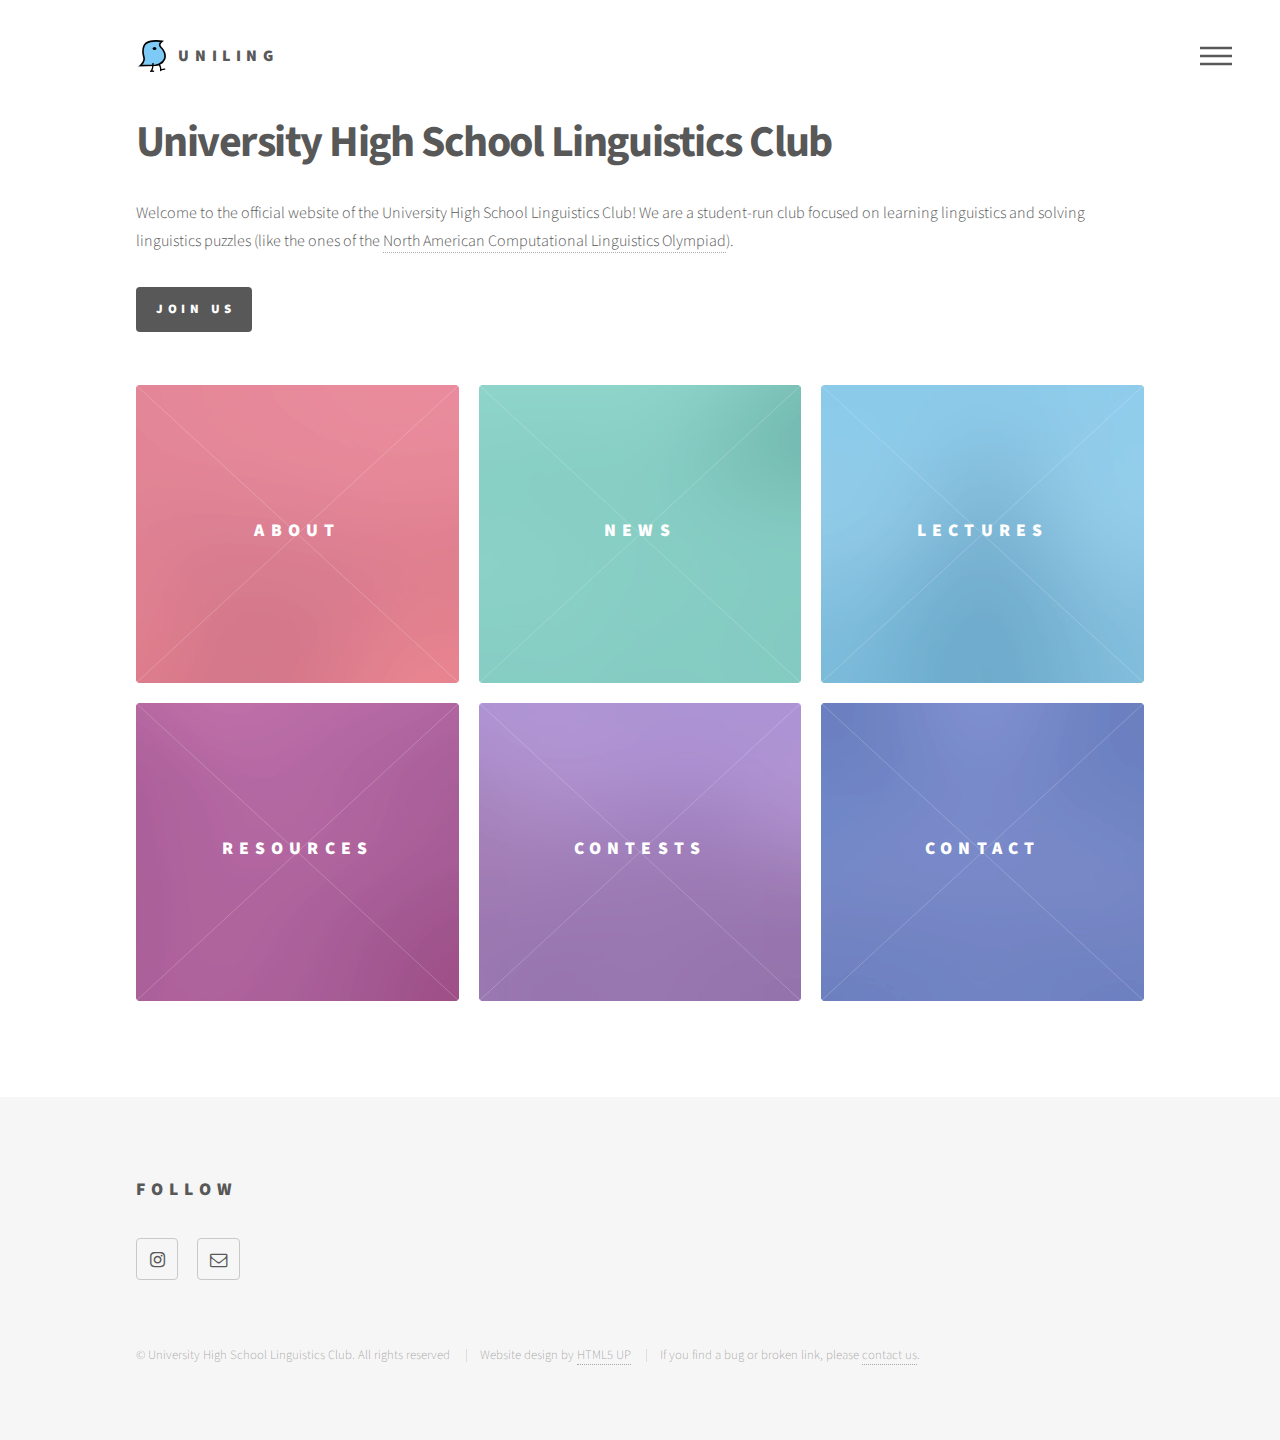
<file: index.html>
<!DOCTYPE HTML>
<!--
	Phantom by HTML5 UP
	html5up.net | @ajlkn
	Free for personal and commercial use under the CCA 3.0 license (html5up.net/license)
-->
<html>
	<head> <title>Uni High Linguistics Club</title>
		<meta charset="utf-8" />
		<meta name="viewport" content="width=device-width, initial-scale=1, user-scalable=no" />
		<link rel="stylesheet" href="assets/css/main.css" />
		<noscript><link rel="stylesheet" href="assets/css/noscript.css" /></noscript>
		<link rel="apple-touch-icon" sizes="180x180" href="images/favicon/apple-touch-icon.png">
		<link rel="icon" type="image/png" sizes="32x32" href="images/favicon/favicon-32x32.png">
		<link rel="icon" type="image/png" sizes="16x16" href="images/favicon/favicon-16x16.png">
		<link rel="manifest" href="images/favicon/site.webmanifest">
		<link rel="mask-icon" href="images/favicon/safari-pinned-tab.svg" color="#5bbad5">
		<link rel="shortcut icon" type="image/x-icon" href="images/favicon/favicon.ico">
		<meta name="msapplication-TileColor" content="#2d89ef">
		<meta name="msapplication-config" content="images/favicon/browserconfig.xml">
		<meta name="theme-color" content="#ffffff">
	</head>
	<body class="is-preload">
		<!-- Wrapper -->
			<div id="wrapper">

				<!-- Header -->
					<header id="header">
						<div class="inner">

							<!-- Logo -->
								<a href="index.html" class="logo">
									<span class="symbol"><img src="images/logo/wug.svg" alt="" /></span><span class="title">UniLing</span>
								</a>

							<!-- Nav -->
								<nav>
									<ul>
										<li><a href="#menu">Menu</a></li>
									</ul>
								</nav>

						</div>
					</header>

				<!-- Menu -->
					<nav id="menu">
						<h2>Menu</h2>
						<ul>
							<li><a href="index.html">Home</a></li>
							<li><a href="about.html">About</a></li>
							<li><a href="news.html">News</a></li>
							<li><a href="lectures.html">Lectures</a></li>
							<li><a href="resources.html">Resources</a></li>
							<li><a href="contests.html">Contests</a></li>
							<li><a href="contact.html">Contact</a></li>
						</ul>
					</nav>

				<!-- Main -->
					<div id="main">
						<div class="inner">
							<header>
								<h1>University High School Linguistics Club</h1>
								<p>
									Welcome to the official website of the University High School Linguistics Club! 
									We are a student-run club focused on learning linguistics and solving linguistics puzzles 
									(like the ones of the <a href="contests.html">North American Computational Linguistics Olympiad</a>).
								</p>
								<a href="https://docs.google.com/forms/d/e/1FAIpQLSdAsawNR5-bAdIh2zKoaHndlAMIGWEFG11DTEcs6zSnywCkHw/viewform" target="_blank" class="button primary">Join Us</a>
								<p><br /></p>
							</header>
							<section class="tiles">
								<article class="style1">
									<span class="image">
										<img src="images/pic01.jpg" alt="" />
									</span>
									<a href="about.html">
										<h2>About</h2>
										<div class="content">
											<p>More about us.</p>
										</div>
									</a>
								</article>
								<article class="style3">
									<span class="image">
										<img src="images/pic05.jpg" alt="" />
									</span>
									<a href="news.html">
										<h2>News</h2>
										<div class="content">
											<p>Latest news and announcements.</p>
										</div>
									</a>
								</article>
								<article class="style2">
									<span class="image">
										<img src="images/pic04.jpg" alt="" />
									</span>
									<a href="lectures.html">
										<h2>Lectures</h2>
										<div class="content">
											<p>Materials used in our lectures.</p>
										</div>
									</a>
								</article>
								<article class="style4">
									<span class="image">
										<img src="images/pic02.jpg" alt="" />
									</span>
									<a href="resources.html">
										<h2>Resources</h2>
										<div class="content">
											<p>Other nice resources for learning linguistics and linguistics puzzles.</p>
										</div>
									</a>
								</article>
								<article class="style5">
									<span class="image">
										<img src="images/pic06.jpg" alt="" />
									</span>
									<a href="contests.html">
										<h2>Contests</h2>
										<div class="content">
											<p>More about linguistics contests, mainly the North American Computational Linguistics Olympiad.</p>
										</div>
									</a>
								</article>
								<article class="style6">
									<span class="image">
										<img src="images/pic03.jpg" alt="" />
									</span>
									<a href="contact.html">
										<h2>Contact</h2>
										<div class="content">
											<p>How to reach us.</p>
										</div>
									</a>
								</article>
							</section>
						</div>
					</div>

				<!-- Footer -->
					<footer id="footer">
						<div class="inner">
							<section>
								<h2>Follow</h2>
								<ul class="icons">
									<li><a href="#" class="icon style2 fa-instagram"><span class="label">Instagram</span></a></li>
									<li><a href="#" class="icon style2 fa-envelope-o"><span class="label">Email</span></a></li>
								</ul>
							</section>
							<ul class="copyright">
								<li>&copy; University High School Linguistics Club. All rights reserved</li>
								<li>Website design by <a href="http://html5up.net">HTML5 UP</a></li>
								<li>If you find a bug or broken link, please <a href="contact.html">contact us</a>.</li>
							</ul>
						</div>
					</footer>
			</div>

		<!-- Scripts -->
			<script src="assets/js/jquery.min.js"></script>
			<script src="assets/js/browser.min.js"></script>
			<script src="assets/js/breakpoints.min.js"></script>
			<script src="assets/js/util.js"></script>
			<script src="assets/js/main.js"></script>

	</body>
</html>
</file>
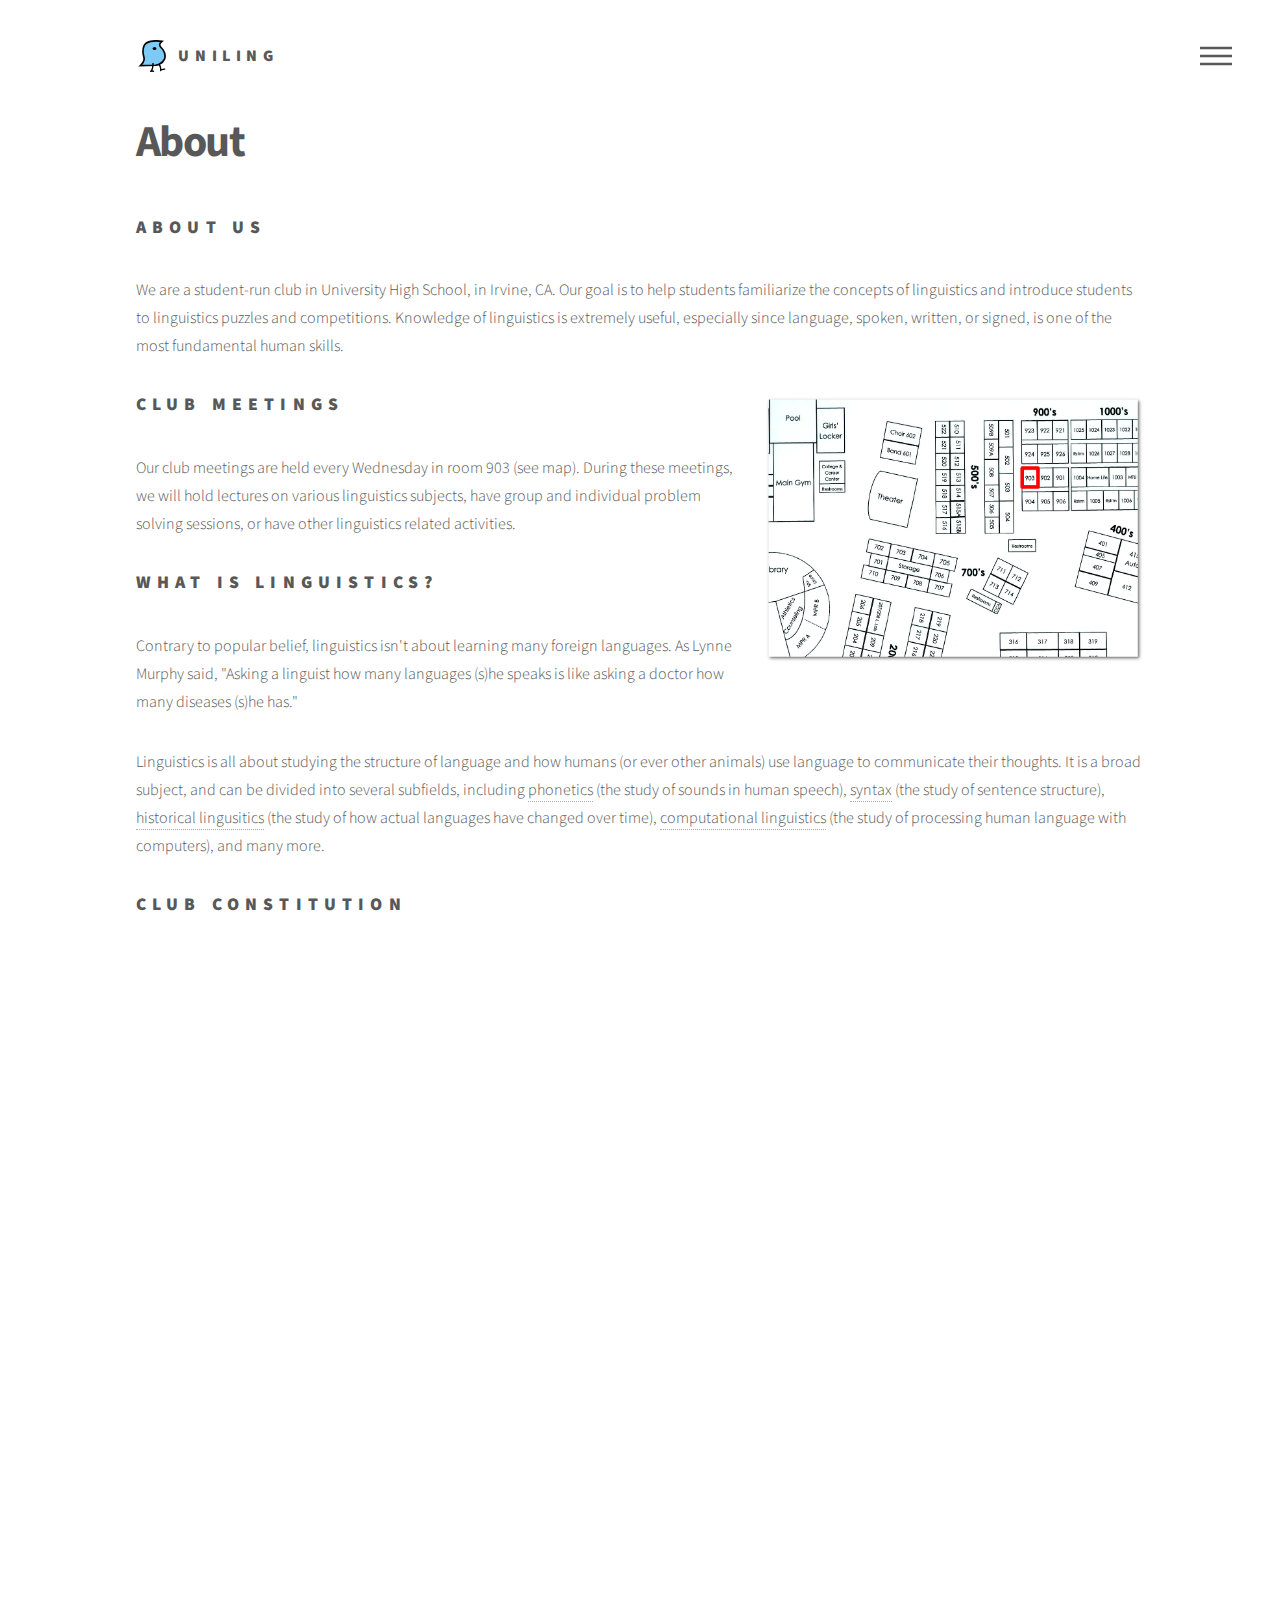
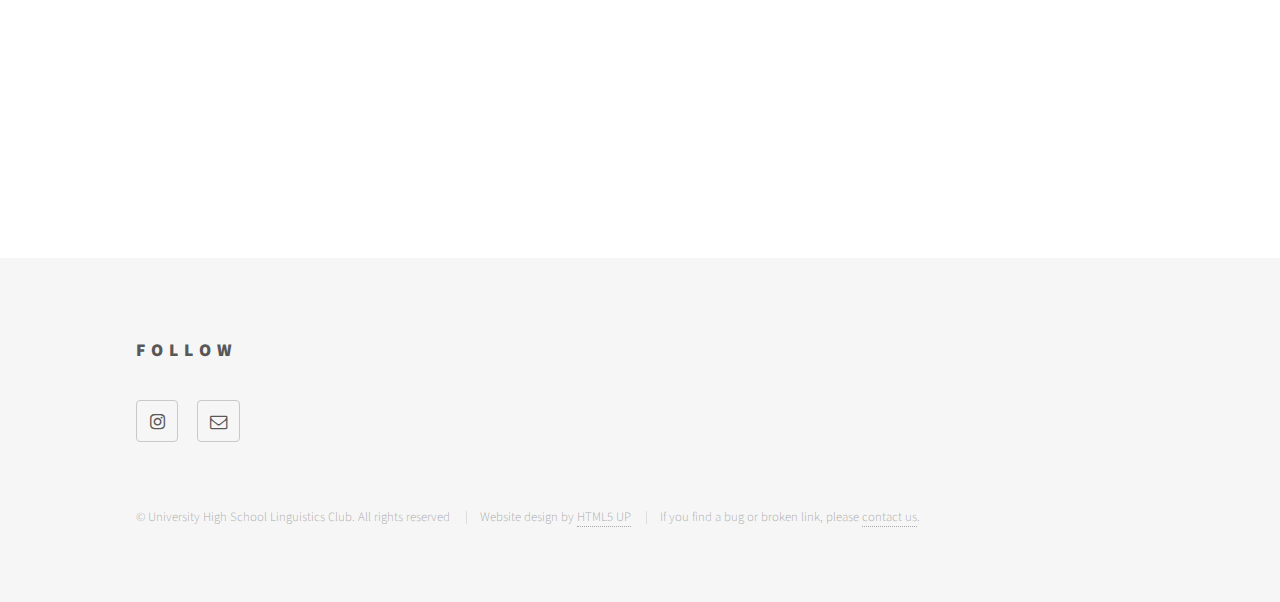
<file: about.html>
<!DOCTYPE HTML>
<!--
	Phantom by HTML5 UP
	html5up.net | @ajlkn
	Free for personal and commercial use under the CCA 3.0 license (html5up.net/license)
-->
<html>
	<head>
		<title>About - Uni High Linguistics Club</title>
		<meta charset="utf-8" />
		<meta name="viewport" content="width=device-width, initial-scale=1, user-scalable=no" />
		<link rel="stylesheet" href="assets/css/main.css" />
		<noscript><link rel="stylesheet" href="assets/css/noscript.css" /></noscript>
		<link rel="apple-touch-icon" sizes="180x180" href="images/favicon/apple-touch-icon.png">
		<link rel="icon" type="image/png" sizes="32x32" href="images/favicon/favicon-32x32.png">
		<link rel="icon" type="image/png" sizes="16x16" href="images/favicon/favicon-16x16.png">
		<link rel="manifest" href="images/favicon/site.webmanifest">
		<link rel="mask-icon" href="images/favicon/safari-pinned-tab.svg" color="#5bbad5">
		<link rel="shortcut icon" href="images/favicon/favicon.ico">
		<meta name="msapplication-TileColor" content="#2d89ef">
		<meta name="msapplication-config" content="images/favicon/browserconfig.xml">
		<meta name="theme-color" content="#ffffff">
	</head>
	<body class="is-preload">
		<!-- Wrapper -->
			<div id="wrapper">

				<!-- Header -->
					<header id="header">
						<div class="inner">

							<!-- Logo -->
								<a href="index.html" class="logo">
									<span class="symbol"><img src="images/logo/wug.svg" alt="" /></span><span class="title">UniLing</span>
								</a>

							<!-- Nav -->
								<nav>
									<ul>
										<li><a href="#menu">Menu</a></li>
									</ul>
								</nav>

						</div>
					</header>

				<!-- Menu -->
					<nav id="menu">
						<h2>Menu</h2>
						<ul>
							<li><a href="index.html">Home</a></li>
							<li><a href="about.html">About</a></li>
							<li><a href="news.html">News</a></li>
							<li><a href="lectures.html">Lectures</a></li>
							<li><a href="resources.html">Resources</a></li>
							<li><a href="contests.html">Contests</a></li>
							<li><a href="contact.html">Contact</a></li>
						</ul>
					</nav>

				<!-- Main -->
					<div id="main">
						<div class="inner">
							<h1>About</h1>

							<h2>About Us</h2>
							<p>We are a student-run club in University High School, in Irvine, CA. Our goal is to help students familiarize the concepts of linguistics and introduce students to linguistics puzzles and competitions. Knowledge of linguistics is extremely useful, especially since language, spoken, written, or signed, is one of the most fundamental human skills.</p>

							<span class="image right">
								<img src="images/map.png" alt>
							</span>
							<h2>Club Meetings</h2>
							<p>Our club meetings are held every Wednesday in room 903 (see map). During these meetings, we will hold lectures on various linguistics subjects, have group and individual problem solving sessions, or have other linguistics related activities.

							<h2>What is Linguistics?</h2>
							<p>Contrary to popular belief, linguistics isn't about learning many foreign languages. As Lynne Murphy said, "Asking a linguist how many languages (s)he speaks is like asking a doctor how many diseases (s)he has."</p>
							<p>Linguistics is all about studying the structure of language and how humans (or ever other animals) use language to communicate their thoughts. It is a broad subject, and can be divided into several subfields, including <a href="https://en.wikipedia.org/wiki/Phonetics">phonetics</a> (the study of sounds in human speech), <a href="https://en.wikipedia.org/wiki/Syntax">syntax</a> (the study of sentence structure), <a href="https://en.wikipedia.org/wiki/Historical_linguistics">historical lingusitics</a> (the study of how actual languages have changed over time), <a href="https://en.wikipedia.org/wiki/Computational_linguistics">computational linguistics</a> (the study of processing human language with computers), and many more.

							<h2>Club Constitution</h2>
							<iframe height=800 id="google-doc-iframe" src="https://docs.google.com/document/d/1obQo8e7CH4qWEdkG2QNaH0eVbHJgZDFHBteK2eF4800/preview"></iframe>
							
						</div>
					</div>

				<!-- Footer -->
					<footer id="footer">
						<div class="inner">
							<section>
								<h2>Follow</h2>
								<ul class="icons">
									<li><a href="#" class="icon style2 fa-instagram"><span class="label">Instagram</span></a></li>
									<li><a href="mailto:unilingclub@gmail.com" class="icon style2 fa-envelope-o"><span class="label">Email</span></a></li>
								</ul>
							</section>
							<ul class="copyright">
								<li>&copy; University High School Linguistics Club. All rights reserved</li>
								<li>Website design by <a href="http://html5up.net">HTML5 UP</a></li>
								<li>If you find a bug or broken link, please <a href="contact.html">contact us</a>.</li>
							</ul>
						</div>
					</footer>

			</div>

		<!-- Scripts -->
			<script src="assets/js/jquery.min.js"></script>
			<script src="assets/js/browser.min.js"></script>
			<script src="assets/js/breakpoints.min.js"></script>
			<script src="assets/js/util.js"></script>
			<script src="assets/js/main.js"></script>

	</body>
</html>
</file>
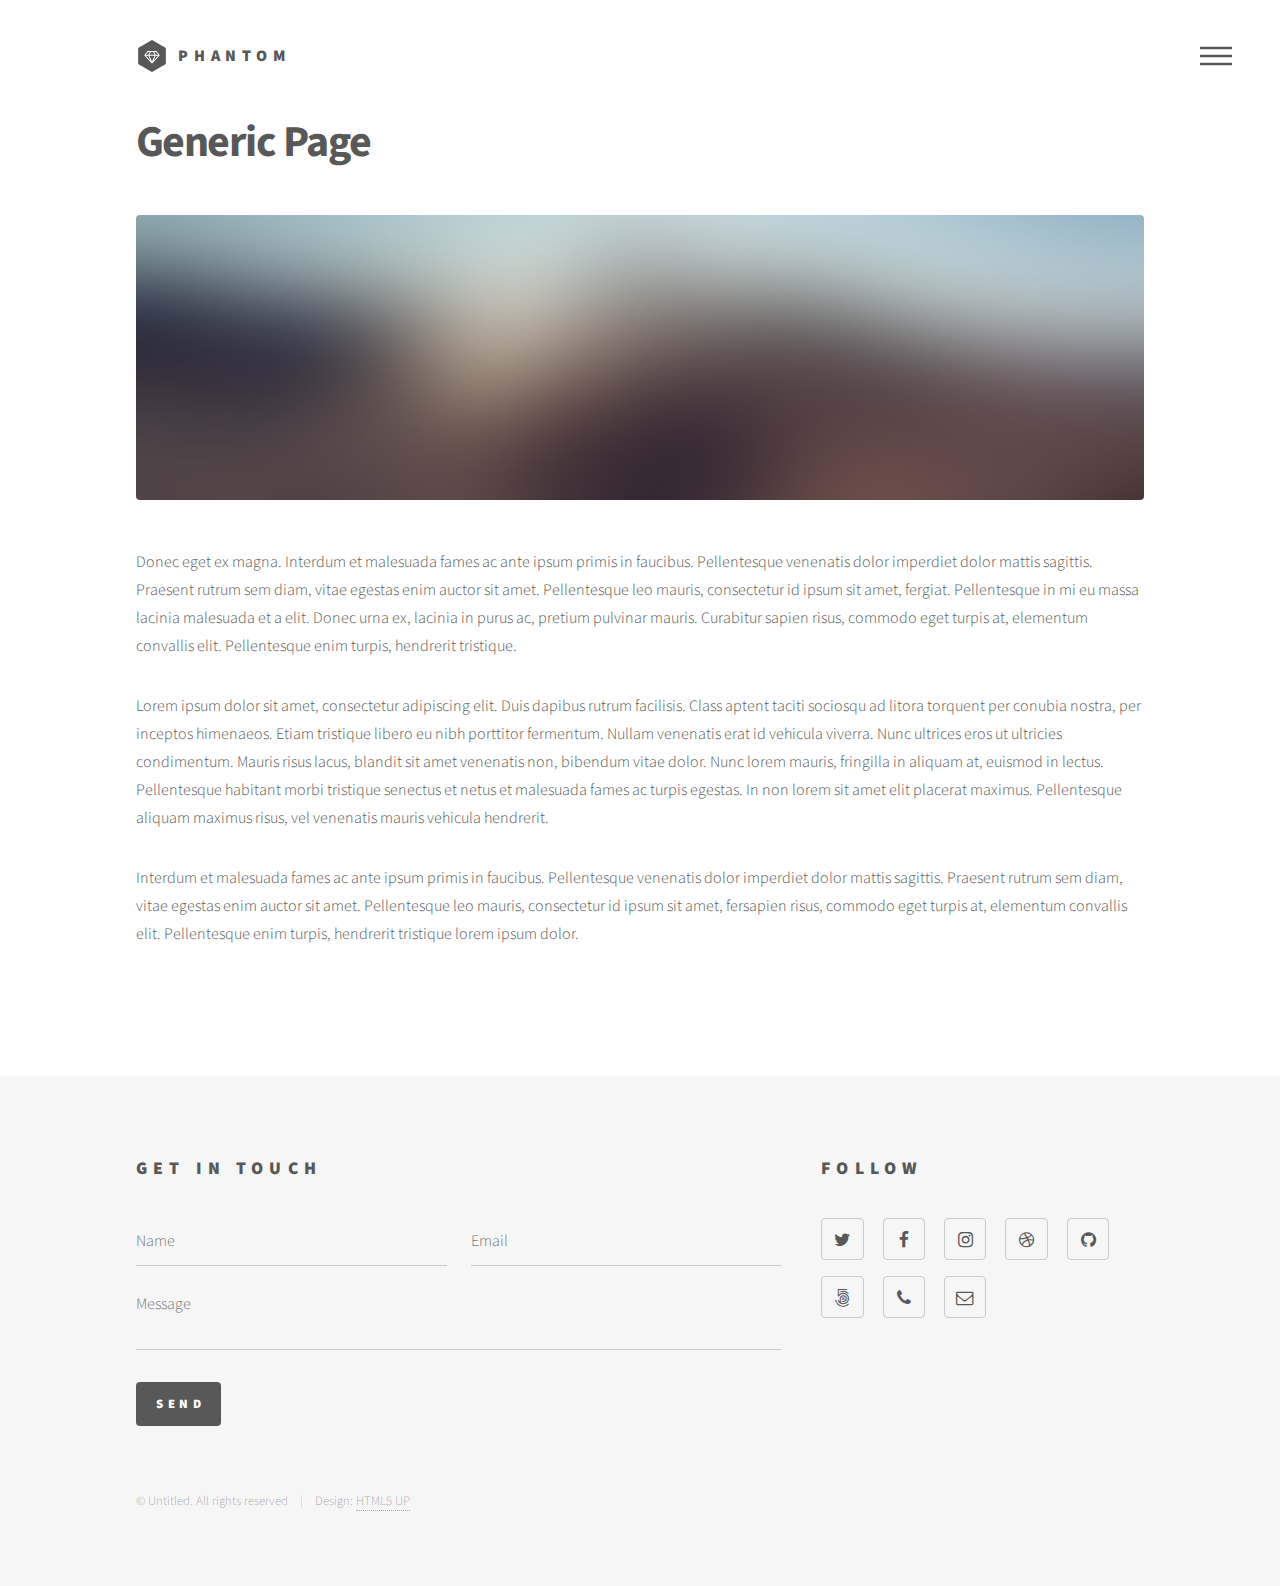
<file: contact.html>
<!DOCTYPE HTML>
<!--
	Phantom by HTML5 UP
	html5up.net | @ajlkn
	Free for personal and commercial use under the CCA 3.0 license (html5up.net/license)
-->
<html>
	<head>
		<title>Generic - Phantom by HTML5 UP</title>
		<meta charset="utf-8" />
		<meta name="viewport" content="width=device-width, initial-scale=1, user-scalable=no" />
		<link rel="stylesheet" href="assets/css/main.css" />
		<noscript><link rel="stylesheet" href="assets/css/noscript.css" /></noscript>
	</head>
	<body class="is-preload">
		<!-- Wrapper -->
			<div id="wrapper">

				<!-- Header -->
					<header id="header">
						<div class="inner">

							<!-- Logo -->
								<a href="index.html" class="logo">
									<span class="symbol"><img src="images/logo.svg" alt="" /></span><span class="title">Phantom</span>
								</a>

							<!-- Nav -->
								<nav>
									<ul>
										<li><a href="#menu">Menu</a></li>
									</ul>
								</nav>

						</div>
					</header>

				<!-- Menu -->
					<nav id="menu">
						<h2>Menu</h2>
						<ul>
							<li><a href="index.html">Home</a></li>
							<li><a href="generic.html">Ipsum veroeros</a></li>
							<li><a href="generic.html">Tempus etiam</a></li>
							<li><a href="generic.html">Consequat dolor</a></li>
							<li><a href="elements.html">Elements</a></li>
						</ul>
					</nav>

				<!-- Main -->
					<div id="main">
						<div class="inner">
							<h1>Generic Page</h1>
							<span class="image main"><img src="images/pic13.jpg" alt="" /></span>
							<p>Donec eget ex magna. Interdum et malesuada fames ac ante ipsum primis in faucibus. Pellentesque venenatis dolor imperdiet dolor mattis sagittis. Praesent rutrum sem diam, vitae egestas enim auctor sit amet. Pellentesque leo mauris, consectetur id ipsum sit amet, fergiat. Pellentesque in mi eu massa lacinia malesuada et a elit. Donec urna ex, lacinia in purus ac, pretium pulvinar mauris. Curabitur sapien risus, commodo eget turpis at, elementum convallis elit. Pellentesque enim turpis, hendrerit tristique.</p>
							<p>Lorem ipsum dolor sit amet, consectetur adipiscing elit. Duis dapibus rutrum facilisis. Class aptent taciti sociosqu ad litora torquent per conubia nostra, per inceptos himenaeos. Etiam tristique libero eu nibh porttitor fermentum. Nullam venenatis erat id vehicula viverra. Nunc ultrices eros ut ultricies condimentum. Mauris risus lacus, blandit sit amet venenatis non, bibendum vitae dolor. Nunc lorem mauris, fringilla in aliquam at, euismod in lectus. Pellentesque habitant morbi tristique senectus et netus et malesuada fames ac turpis egestas. In non lorem sit amet elit placerat maximus. Pellentesque aliquam maximus risus, vel venenatis mauris vehicula hendrerit.</p>
							<p>Interdum et malesuada fames ac ante ipsum primis in faucibus. Pellentesque venenatis dolor imperdiet dolor mattis sagittis. Praesent rutrum sem diam, vitae egestas enim auctor sit amet. Pellentesque leo mauris, consectetur id ipsum sit amet, fersapien risus, commodo eget turpis at, elementum convallis elit. Pellentesque enim turpis, hendrerit tristique lorem ipsum dolor.</p>
						</div>
					</div>

				<!-- Footer -->
					<footer id="footer">
						<div class="inner">
							<section>
								<h2>Get in touch</h2>
								<form method="post" action="#">
									<div class="fields">
										<div class="field half">
											<input type="text" name="name" id="name" placeholder="Name" />
										</div>
										<div class="field half">
											<input type="email" name="email" id="email" placeholder="Email" />
										</div>
										<div class="field">
											<textarea name="message" id="message" placeholder="Message"></textarea>
										</div>
									</div>
									<ul class="actions">
										<li><input type="submit" value="Send" class="primary" /></li>
									</ul>
								</form>
							</section>
							<section>
								<h2>Follow</h2>
								<ul class="icons">
									<li><a href="#" class="icon style2 fa-twitter"><span class="label">Twitter</span></a></li>
									<li><a href="#" class="icon style2 fa-facebook"><span class="label">Facebook</span></a></li>
									<li><a href="#" class="icon style2 fa-instagram"><span class="label">Instagram</span></a></li>
									<li><a href="#" class="icon style2 fa-dribbble"><span class="label">Dribbble</span></a></li>
									<li><a href="#" class="icon style2 fa-github"><span class="label">GitHub</span></a></li>
									<li><a href="#" class="icon style2 fa-500px"><span class="label">500px</span></a></li>
									<li><a href="#" class="icon style2 fa-phone"><span class="label">Phone</span></a></li>
									<li><a href="#" class="icon style2 fa-envelope-o"><span class="label">Email</span></a></li>
								</ul>
							</section>
							<ul class="copyright">
								<li>&copy; Untitled. All rights reserved</li><li>Design: <a href="http://html5up.net">HTML5 UP</a></li>
							</ul>
						</div>
					</footer>

			</div>

		<!-- Scripts -->
			<script src="assets/js/jquery.min.js"></script>
			<script src="assets/js/browser.min.js"></script>
			<script src="assets/js/breakpoints.min.js"></script>
			<script src="assets/js/util.js"></script>
			<script src="assets/js/main.js"></script>

	</body>
</html>
</file>
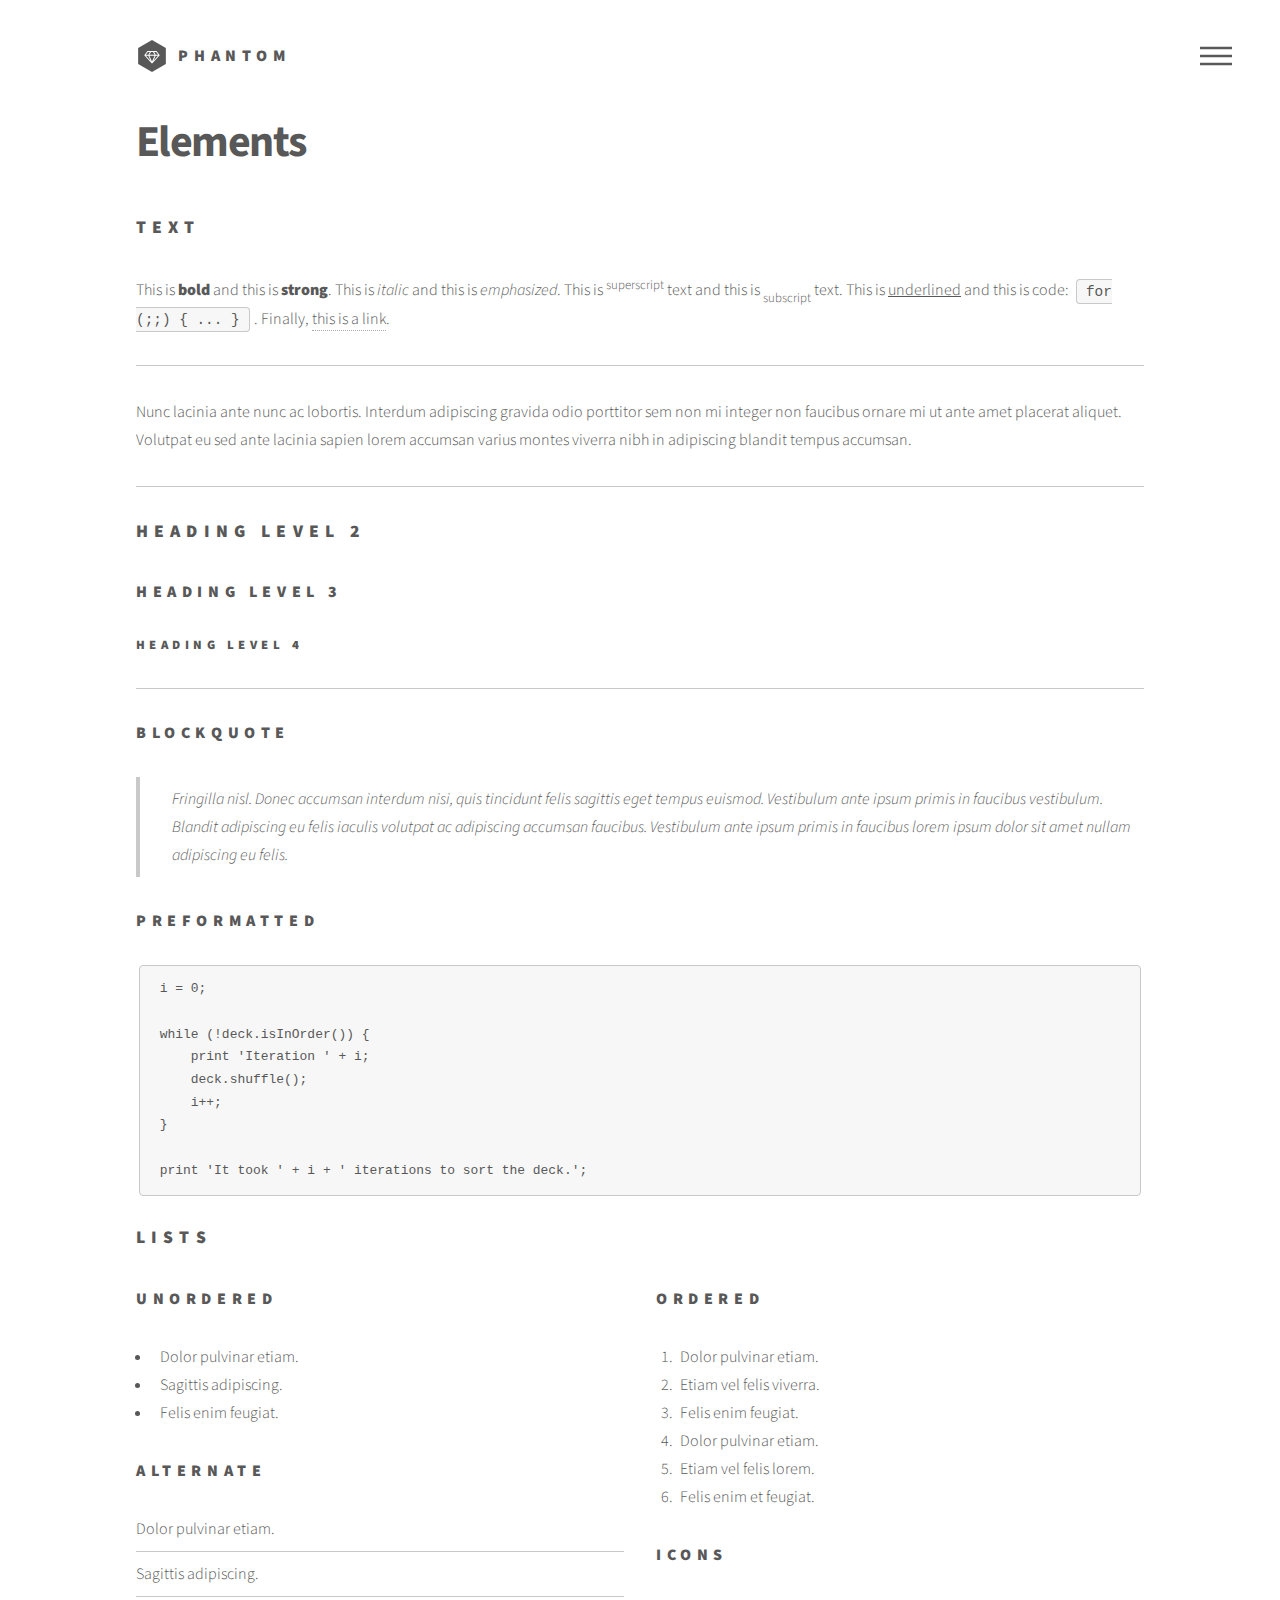
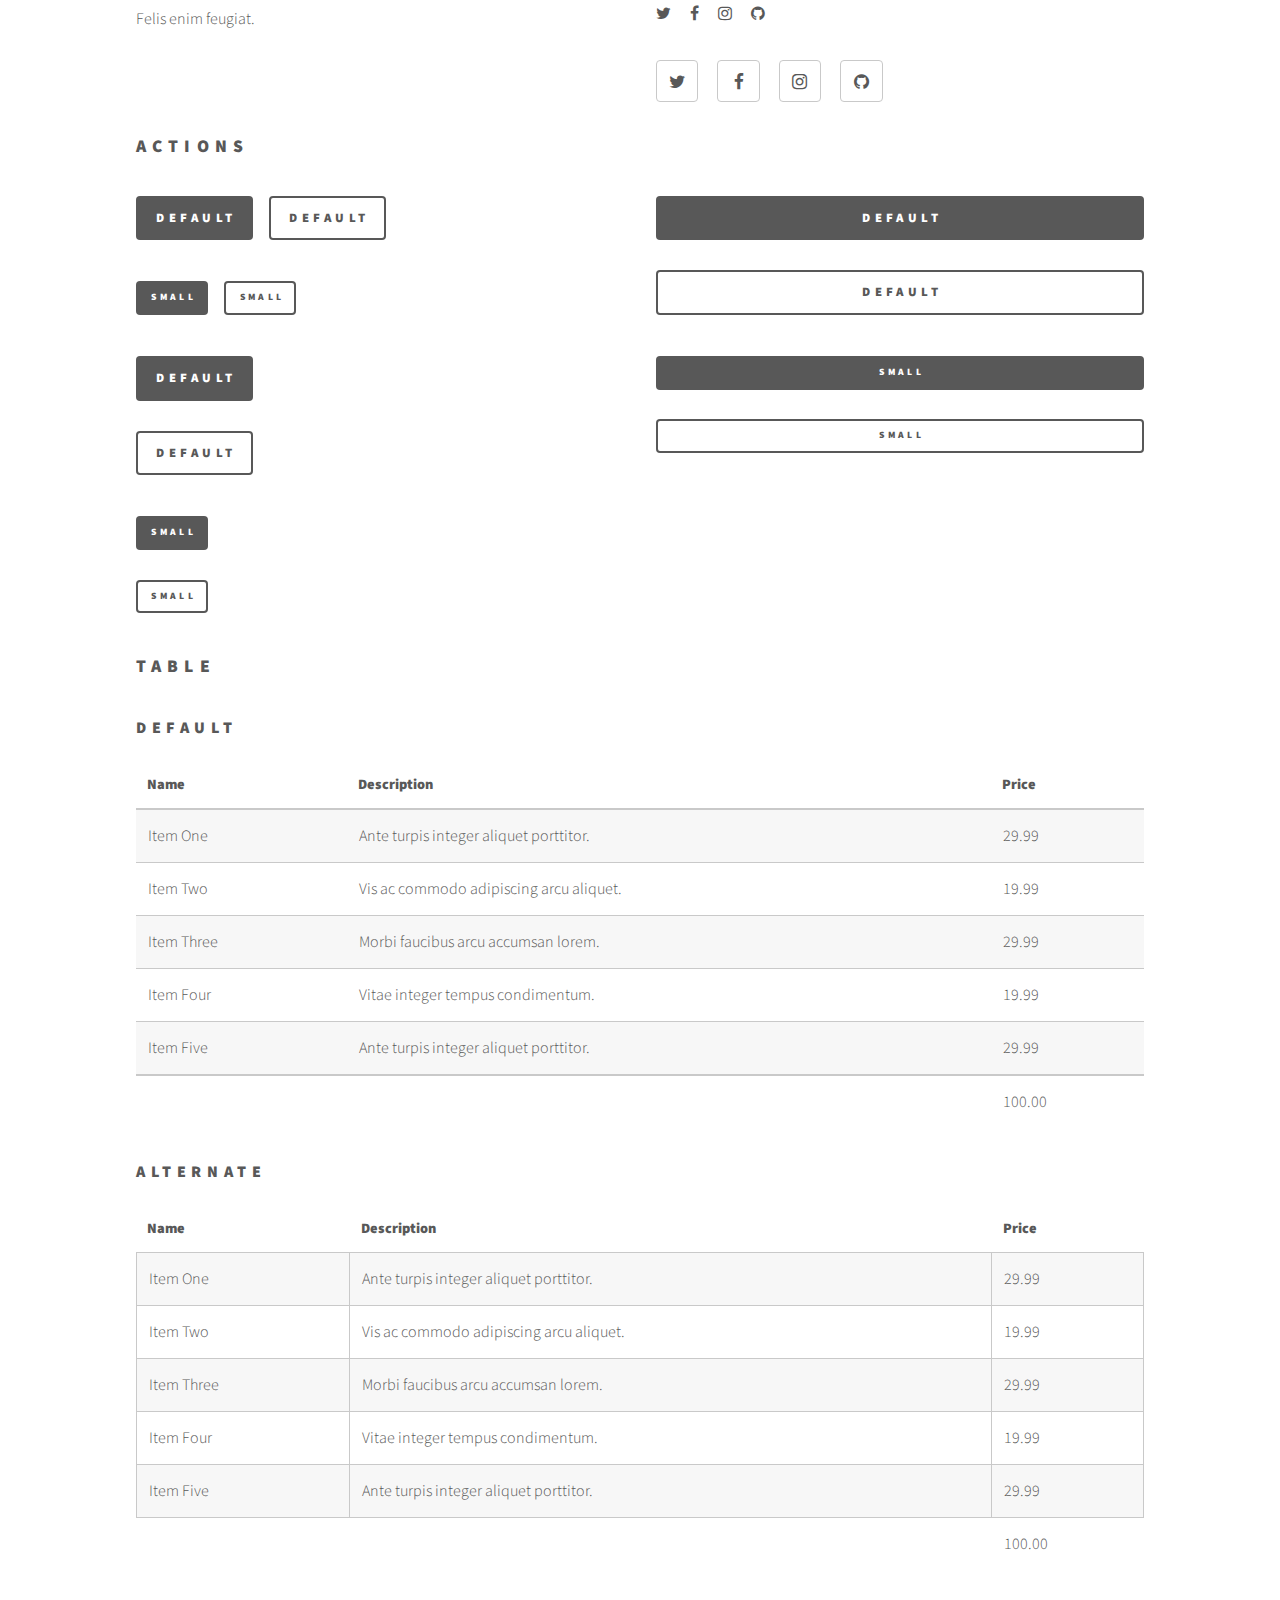
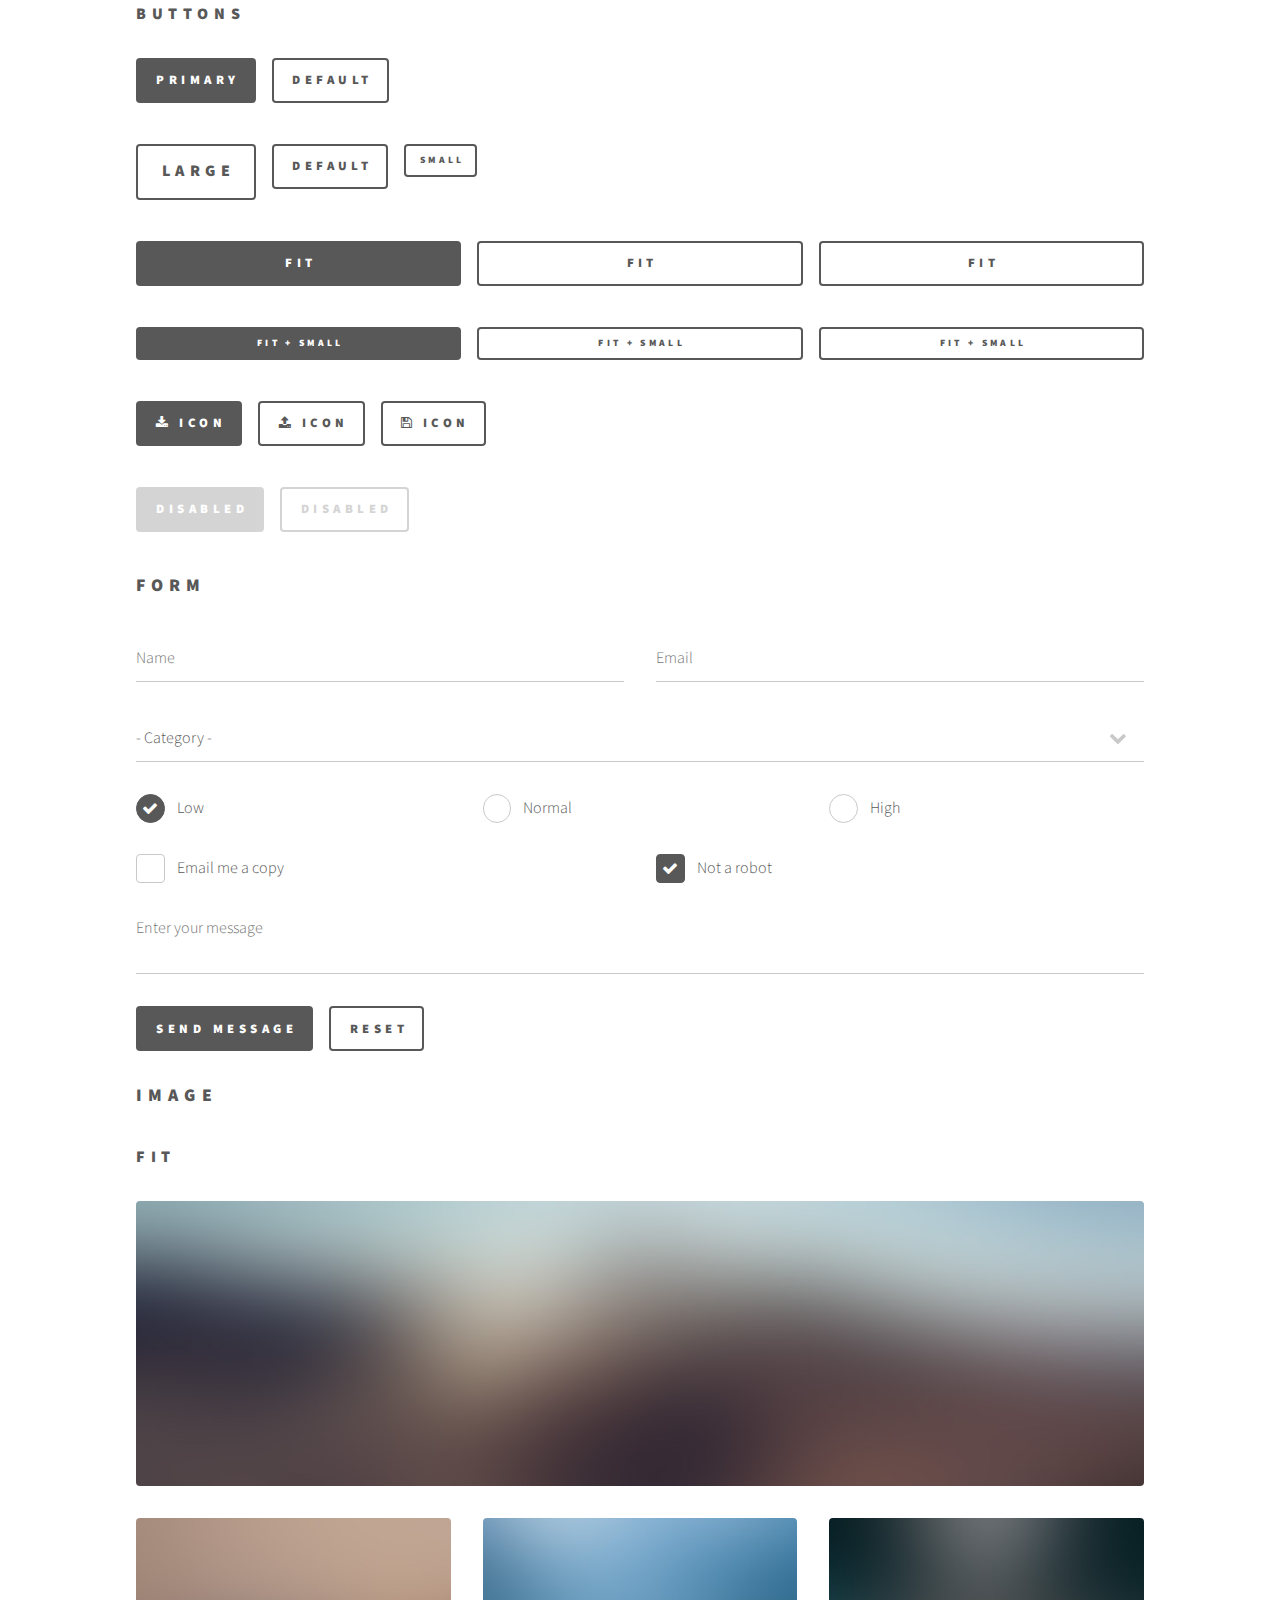
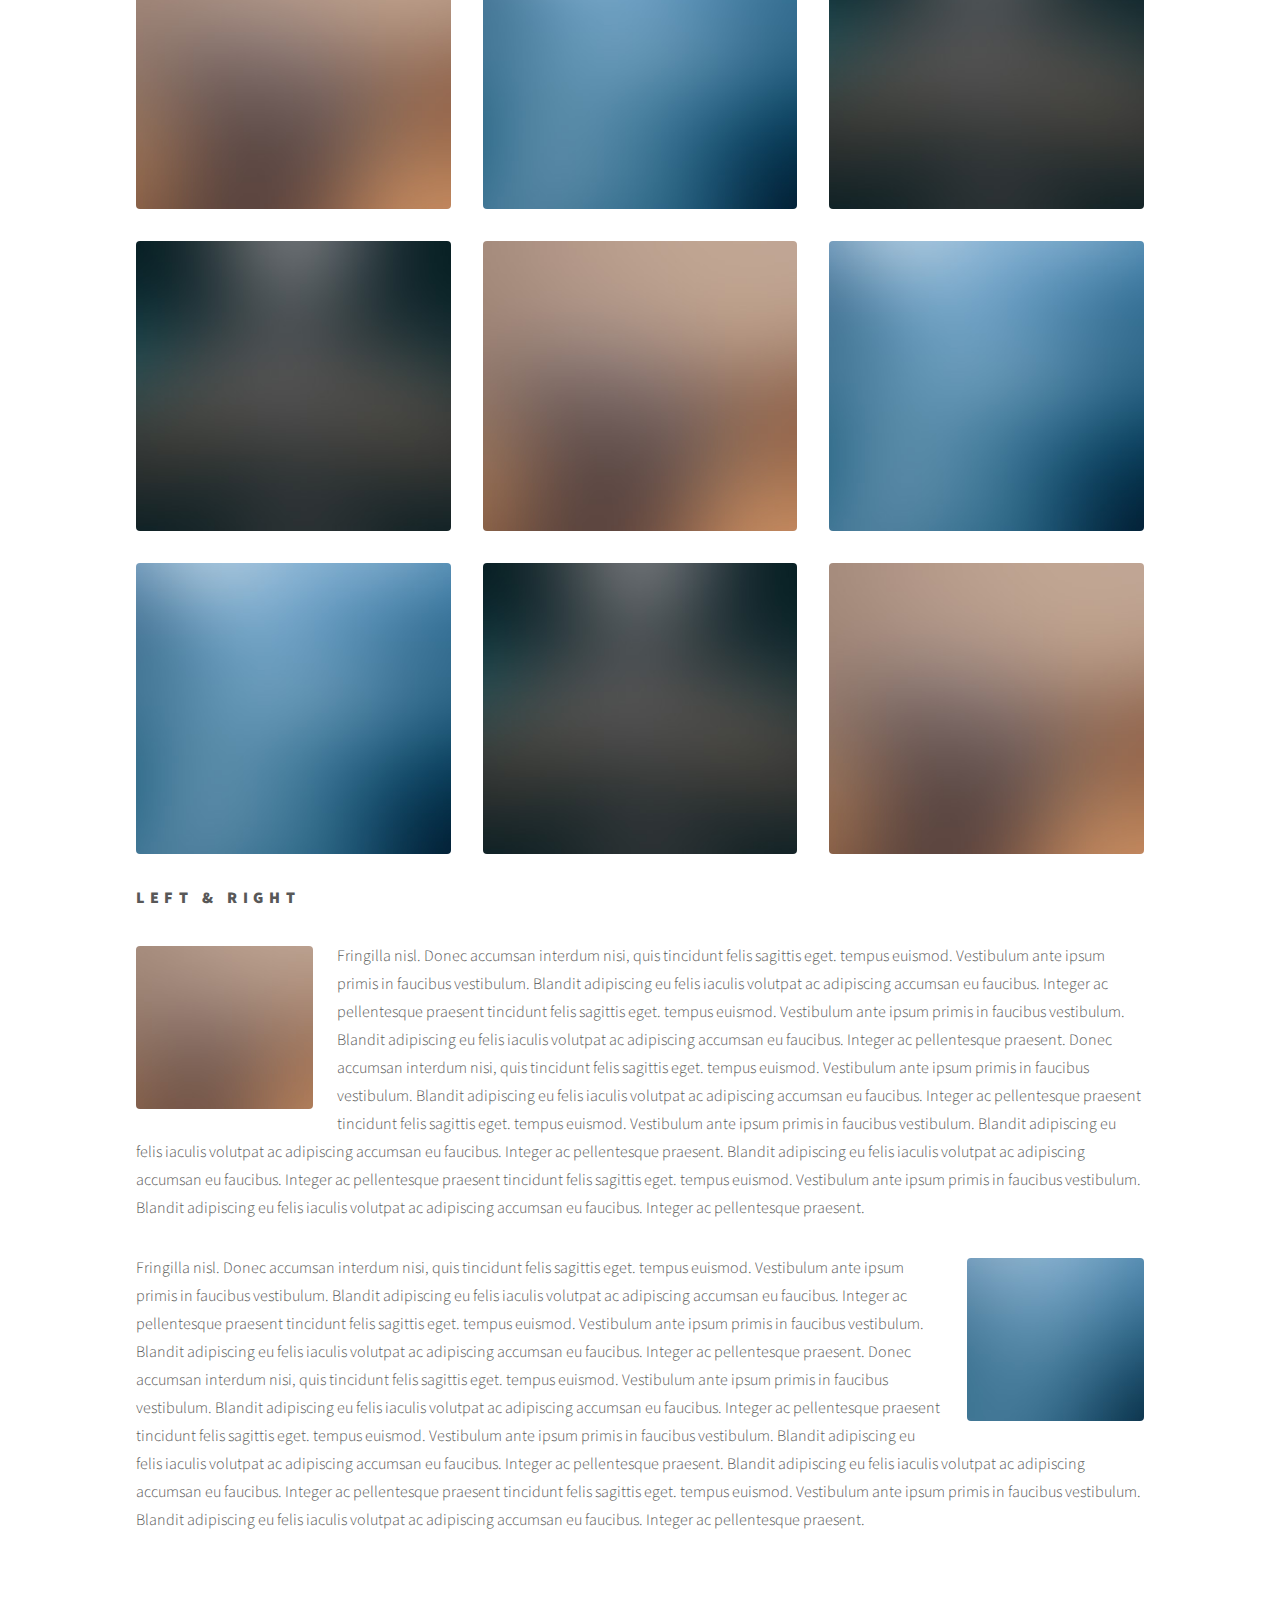
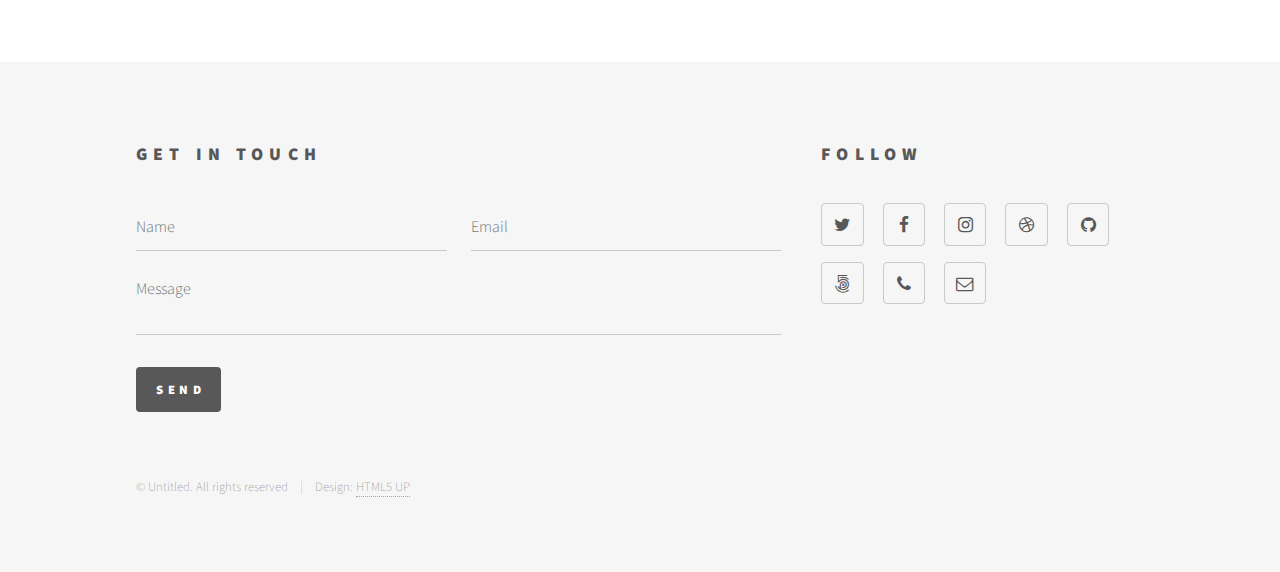
<file: elements.html>
<!DOCTYPE HTML>
<!--
	Phantom by HTML5 UP
	html5up.net | @ajlkn
	Free for personal and commercial use under the CCA 3.0 license (html5up.net/license)
-->
<html>
	<head>
		<title>Elements - Phantom by HTML5 UP</title>
		<meta charset="utf-8" />
		<meta name="viewport" content="width=device-width, initial-scale=1, user-scalable=no" />
		<link rel="stylesheet" href="assets/css/main.css" />
		<noscript><link rel="stylesheet" href="assets/css/noscript.css" /></noscript>
	</head>
	<body class="is-preload">
		<!-- Wrapper -->
			<div id="wrapper">

				<!-- Header -->
					<header id="header">
						<div class="inner">

							<!-- Logo -->
								<a href="index.html" class="logo">
									<span class="symbol"><img src="images/logo.svg" alt="" /></span><span class="title">Phantom</span>
								</a>

							<!-- Nav -->
								<nav>
									<ul>
										<li><a href="#menu">Menu</a></li>
									</ul>
								</nav>

						</div>
					</header>

				<!-- Menu -->
					<nav id="menu">
						<h2>Menu</h2>
						<ul>
							<li><a href="index.html">Home</a></li>
							<li><a href="generic.html">Ipsum veroeros</a></li>
							<li><a href="generic.html">Tempus etiam</a></li>
							<li><a href="generic.html">Consequat dolor</a></li>
							<li><a href="elements.html">Elements</a></li>
						</ul>
					</nav>

				<!-- Main -->
					<div id="main">
						<div class="inner">
							<h1>Elements</h1>

							<!-- Text -->
								<section>
									<h2>Text</h2>
									<p>This is <b>bold</b> and this is <strong>strong</strong>. This is <i>italic</i> and this is <em>emphasized</em>.
									This is <sup>superscript</sup> text and this is <sub>subscript</sub> text.
									This is <u>underlined</u> and this is code: <code>for (;;) { ... }</code>. Finally, <a href="#">this is a link</a>.</p>
									<hr />
									<p>Nunc lacinia ante nunc ac lobortis. Interdum adipiscing gravida odio porttitor sem non mi integer non faucibus ornare mi ut ante amet placerat aliquet. Volutpat eu sed ante lacinia sapien lorem accumsan varius montes viverra nibh in adipiscing blandit tempus accumsan.</p>
									<hr />
									<h2>Heading Level 2</h2>
									<h3>Heading Level 3</h3>
									<h4>Heading Level 4</h4>
									<hr />
									<h3>Blockquote</h3>
									<blockquote>Fringilla nisl. Donec accumsan interdum nisi, quis tincidunt felis sagittis eget tempus euismod. Vestibulum ante ipsum primis in faucibus vestibulum. Blandit adipiscing eu felis iaculis volutpat ac adipiscing accumsan faucibus. Vestibulum ante ipsum primis in faucibus lorem ipsum dolor sit amet nullam adipiscing eu felis.</blockquote>
									<h3>Preformatted</h3>
									<pre><code>i = 0;

while (!deck.isInOrder()) {
    print 'Iteration ' + i;
    deck.shuffle();
    i++;
}

print 'It took ' + i + ' iterations to sort the deck.';</code></pre>
								</section>

							<!-- Lists -->
								<section>
									<h2>Lists</h2>
									<div class="row">
										<div class="col-6 col-12-medium">
											<h3>Unordered</h3>
											<ul>
												<li>Dolor pulvinar etiam.</li>
												<li>Sagittis adipiscing.</li>
												<li>Felis enim feugiat.</li>
											</ul>
											<h3>Alternate</h3>
											<ul class="alt">
												<li>Dolor pulvinar etiam.</li>
												<li>Sagittis adipiscing.</li>
												<li>Felis enim feugiat.</li>
											</ul>
										</div>
										<div class="col-6 col-12-medium">
											<h3>Ordered</h3>
											<ol>
												<li>Dolor pulvinar etiam.</li>
												<li>Etiam vel felis viverra.</li>
												<li>Felis enim feugiat.</li>
												<li>Dolor pulvinar etiam.</li>
												<li>Etiam vel felis lorem.</li>
												<li>Felis enim et feugiat.</li>
											</ol>
											<h3>Icons</h3>
											<ul class="icons">
												<li><a href="#" class="icon style1 fa-twitter"><span class="label">Twitter</span></a></li>
												<li><a href="#" class="icon style1 fa-facebook"><span class="label">Facebook</span></a></li>
												<li><a href="#" class="icon style1 fa-instagram"><span class="label">Instagram</span></a></li>
												<li><a href="#" class="icon style1 fa-github"><span class="label">Github</span></a></li>
											</ul>
											<ul class="icons">
												<li><a href="#" class="icon style2 fa-twitter"><span class="label">Twitter</span></a></li>
												<li><a href="#" class="icon style2 fa-facebook"><span class="label">Facebook</span></a></li>
												<li><a href="#" class="icon style2 fa-instagram"><span class="label">Instagram</span></a></li>
												<li><a href="#" class="icon style2 fa-github"><span class="label">Github</span></a></li>
											</ul>
										</div>
									</div>
									<h2>Actions</h2>
									<div class="row">
										<div class="col-6 col-12-medium">
											<ul class="actions">
												<li><a href="#" class="button primary">Default</a></li>
												<li><a href="#" class="button">Default</a></li>
											</ul>
											<ul class="actions small">
												<li><a href="#" class="button primary small">Small</a></li>
												<li><a href="#" class="button small">Small</a></li>
											</ul>
											<ul class="actions stacked">
												<li><a href="#" class="button primary">Default</a></li>
												<li><a href="#" class="button">Default</a></li>
											</ul>
											<ul class="actions stacked">
												<li><a href="#" class="button primary small">Small</a></li>
												<li><a href="#" class="button small">Small</a></li>
											</ul>
										</div>
										<div class="col-6 col-12-medium">
											<ul class="actions stacked">
												<li><a href="#" class="button primary fit">Default</a></li>
												<li><a href="#" class="button fit">Default</a></li>
											</ul>
											<ul class="actions stacked">
												<li><a href="#" class="button primary small fit">Small</a></li>
												<li><a href="#" class="button small fit">Small</a></li>
											</ul>
										</div>
									</div>
								</section>

							<!-- Table -->
								<section>
									<h2>Table</h2>
									<h3>Default</h3>
									<div class="table-wrapper">
										<table>
											<thead>
												<tr>
													<th>Name</th>
													<th>Description</th>
													<th>Price</th>
												</tr>
											</thead>
											<tbody>
												<tr>
													<td>Item One</td>
													<td>Ante turpis integer aliquet porttitor.</td>
													<td>29.99</td>
												</tr>
												<tr>
													<td>Item Two</td>
													<td>Vis ac commodo adipiscing arcu aliquet.</td>
													<td>19.99</td>
												</tr>
												<tr>
													<td>Item Three</td>
													<td> Morbi faucibus arcu accumsan lorem.</td>
													<td>29.99</td>
												</tr>
												<tr>
													<td>Item Four</td>
													<td>Vitae integer tempus condimentum.</td>
													<td>19.99</td>
												</tr>
												<tr>
													<td>Item Five</td>
													<td>Ante turpis integer aliquet porttitor.</td>
													<td>29.99</td>
												</tr>
											</tbody>
											<tfoot>
												<tr>
													<td colspan="2"></td>
													<td>100.00</td>
												</tr>
											</tfoot>
										</table>
									</div>

									<h3>Alternate</h3>
									<div class="table-wrapper">
										<table class="alt">
											<thead>
												<tr>
													<th>Name</th>
													<th>Description</th>
													<th>Price</th>
												</tr>
											</thead>
											<tbody>
												<tr>
													<td>Item One</td>
													<td>Ante turpis integer aliquet porttitor.</td>
													<td>29.99</td>
												</tr>
												<tr>
													<td>Item Two</td>
													<td>Vis ac commodo adipiscing arcu aliquet.</td>
													<td>19.99</td>
												</tr>
												<tr>
													<td>Item Three</td>
													<td> Morbi faucibus arcu accumsan lorem.</td>
													<td>29.99</td>
												</tr>
												<tr>
													<td>Item Four</td>
													<td>Vitae integer tempus condimentum.</td>
													<td>19.99</td>
												</tr>
												<tr>
													<td>Item Five</td>
													<td>Ante turpis integer aliquet porttitor.</td>
													<td>29.99</td>
												</tr>
											</tbody>
											<tfoot>
												<tr>
													<td colspan="2"></td>
													<td>100.00</td>
												</tr>
											</tfoot>
										</table>
									</div>
								</section>

							<!-- Buttons -->
								<section>
									<h3>Buttons</h3>
									<ul class="actions">
										<li><a href="#" class="button primary">Primary</a></li>
										<li><a href="#" class="button">Default</a></li>
									</ul>
									<ul class="actions">
										<li><a href="#" class="button large">Large</a></li>
										<li><a href="#" class="button">Default</a></li>
										<li><a href="#" class="button small">Small</a></li>
									</ul>
									<ul class="actions fit">
										<li><a href="#" class="button primary fit">Fit</a></li>
										<li><a href="#" class="button fit">Fit</a></li>
										<li><a href="#" class="button fit">Fit</a></li>
									</ul>
									<ul class="actions fit small">
										<li><a href="#" class="button primary fit small">Fit + Small</a></li>
										<li><a href="#" class="button fit small">Fit + Small</a></li>
										<li><a href="#" class="button fit small">Fit + Small</a></li>
									</ul>
									<ul class="actions">
										<li><a href="#" class="button primary icon fa-download">Icon</a></li>
										<li><a href="#" class="button icon fa-upload">Icon</a></li>
										<li><a href="#" class="button icon fa-save">Icon</a></li>
									</ul>
									<ul class="actions">
										<li><span class="button primary disabled">Disabled</span></li>
										<li><span class="button disabled">Disabled</span></li>
									</ul>
								</section>

							<!-- Form -->
								<section>
									<h2>Form</h2>
									<form method="post" action="#">
										<div class="row gtr-uniform">
											<div class="col-6 col-12-xsmall">
												<input type="text" name="demo-name" id="demo-name" value="" placeholder="Name" />
											</div>
											<div class="col-6 col-12-xsmall">
												<input type="email" name="demo-email" id="demo-email" value="" placeholder="Email" />
											</div>
											<div class="col-12">
												<select name="demo-category" id="demo-category">
													<option value="">- Category -</option>
													<option value="1">Manufacturing</option>
													<option value="1">Shipping</option>
													<option value="1">Administration</option>
													<option value="1">Human Resources</option>
												</select>
											</div>
											<div class="col-4 col-12-small">
												<input type="radio" id="demo-priority-low" name="demo-priority" checked>
												<label for="demo-priority-low">Low</label>
											</div>
											<div class="col-4 col-12-small">
												<input type="radio" id="demo-priority-normal" name="demo-priority">
												<label for="demo-priority-normal">Normal</label>
											</div>
											<div class="col-4 col-12-small">
												<input type="radio" id="demo-priority-high" name="demo-priority">
												<label for="demo-priority-high">High</label>
											</div>
											<div class="col-6 col-12-small">
												<input type="checkbox" id="demo-copy" name="demo-copy">
												<label for="demo-copy">Email me a copy</label>
											</div>
											<div class="col-6 col-12-small">
												<input type="checkbox" id="demo-human" name="demo-human" checked>
												<label for="demo-human">Not a robot</label>
											</div>
											<div class="col-12">
												<textarea name="demo-message" id="demo-message" placeholder="Enter your message" rows="6"></textarea>
											</div>
											<div class="col-12">
												<ul class="actions">
													<li><input type="submit" value="Send Message" class="primary" /></li>
													<li><input type="reset" value="Reset" /></li>
												</ul>
											</div>
										</div>
									</form>
								</section>

							<!-- Image -->
								<section>
									<h2>Image</h2>
									<h3>Fit</h3>
									<div class="box alt">
										<div class="row gtr-uniform">
											<div class="col-12"><span class="image fit"><img src="images/pic13.jpg" alt="" /></span></div>
											<div class="col-4"><span class="image fit"><img src="images/pic01.jpg" alt="" /></span></div>
											<div class="col-4"><span class="image fit"><img src="images/pic02.jpg" alt="" /></span></div>
											<div class="col-4"><span class="image fit"><img src="images/pic03.jpg" alt="" /></span></div>
											<div class="col-4"><span class="image fit"><img src="images/pic03.jpg" alt="" /></span></div>
											<div class="col-4"><span class="image fit"><img src="images/pic01.jpg" alt="" /></span></div>
											<div class="col-4"><span class="image fit"><img src="images/pic02.jpg" alt="" /></span></div>
											<div class="col-4"><span class="image fit"><img src="images/pic02.jpg" alt="" /></span></div>
											<div class="col-4"><span class="image fit"><img src="images/pic03.jpg" alt="" /></span></div>
											<div class="col-4"><span class="image fit"><img src="images/pic01.jpg" alt="" /></span></div>
										</div>
									</div>
									<h3>Left &amp; Right</h3>
									<p><span class="image left"><img src="images/pic14.jpg" alt="" /></span>Fringilla nisl. Donec accumsan interdum nisi, quis tincidunt felis sagittis eget. tempus euismod. Vestibulum ante ipsum primis in faucibus vestibulum. Blandit adipiscing eu felis iaculis volutpat ac adipiscing accumsan eu faucibus. Integer ac pellentesque praesent tincidunt felis sagittis eget. tempus euismod. Vestibulum ante ipsum primis in faucibus vestibulum. Blandit adipiscing eu felis iaculis volutpat ac adipiscing accumsan eu faucibus. Integer ac pellentesque praesent. Donec accumsan interdum nisi, quis tincidunt felis sagittis eget. tempus euismod. Vestibulum ante ipsum primis in faucibus vestibulum. Blandit adipiscing eu felis iaculis volutpat ac adipiscing accumsan eu faucibus. Integer ac pellentesque praesent tincidunt felis sagittis eget. tempus euismod. Vestibulum ante ipsum primis in faucibus vestibulum. Blandit adipiscing eu felis iaculis volutpat ac adipiscing accumsan eu faucibus. Integer ac pellentesque praesent. Blandit adipiscing eu felis iaculis volutpat ac adipiscing accumsan eu faucibus. Integer ac pellentesque praesent tincidunt felis sagittis eget. tempus euismod. Vestibulum ante ipsum primis in faucibus vestibulum. Blandit adipiscing eu felis iaculis volutpat ac adipiscing accumsan eu faucibus. Integer ac pellentesque praesent.</p>
									<p><span class="image right"><img src="images/pic15.jpg" alt="" /></span>Fringilla nisl. Donec accumsan interdum nisi, quis tincidunt felis sagittis eget. tempus euismod. Vestibulum ante ipsum primis in faucibus vestibulum. Blandit adipiscing eu felis iaculis volutpat ac adipiscing accumsan eu faucibus. Integer ac pellentesque praesent tincidunt felis sagittis eget. tempus euismod. Vestibulum ante ipsum primis in faucibus vestibulum. Blandit adipiscing eu felis iaculis volutpat ac adipiscing accumsan eu faucibus. Integer ac pellentesque praesent. Donec accumsan interdum nisi, quis tincidunt felis sagittis eget. tempus euismod. Vestibulum ante ipsum primis in faucibus vestibulum. Blandit adipiscing eu felis iaculis volutpat ac adipiscing accumsan eu faucibus. Integer ac pellentesque praesent tincidunt felis sagittis eget. tempus euismod. Vestibulum ante ipsum primis in faucibus vestibulum. Blandit adipiscing eu felis iaculis volutpat ac adipiscing accumsan eu faucibus. Integer ac pellentesque praesent. Blandit adipiscing eu felis iaculis volutpat ac adipiscing accumsan eu faucibus. Integer ac pellentesque praesent tincidunt felis sagittis eget. tempus euismod. Vestibulum ante ipsum primis in faucibus vestibulum. Blandit adipiscing eu felis iaculis volutpat ac adipiscing accumsan eu faucibus. Integer ac pellentesque praesent.</p>
								</section>

						</div>
					</div>

				<!-- Footer -->
					<footer id="footer">
						<div class="inner">
							<section>
								<h2>Get in touch</h2>
								<form method="post" action="#">
									<div class="fields">
										<div class="field half">
											<input type="text" name="name" id="name" placeholder="Name" />
										</div>
										<div class="field half">
											<input type="email" name="email" id="email" placeholder="Email" />
										</div>
										<div class="field">
											<textarea name="message" id="message" placeholder="Message"></textarea>
										</div>
									</div>
									<ul class="actions">
										<li><input type="submit" value="Send" class="primary" /></li>
									</ul>
								</form>
							</section>
							<section>
								<h2>Follow</h2>
								<ul class="icons">
									<li><a href="#" class="icon style2 fa-twitter"><span class="label">Twitter</span></a></li>
									<li><a href="#" class="icon style2 fa-facebook"><span class="label">Facebook</span></a></li>
									<li><a href="#" class="icon style2 fa-instagram"><span class="label">Instagram</span></a></li>
									<li><a href="#" class="icon style2 fa-dribbble"><span class="label">Dribbble</span></a></li>
									<li><a href="#" class="icon style2 fa-github"><span class="label">GitHub</span></a></li>
									<li><a href="#" class="icon style2 fa-500px"><span class="label">500px</span></a></li>
									<li><a href="#" class="icon style2 fa-phone"><span class="label">Phone</span></a></li>
									<li><a href="#" class="icon style2 fa-envelope-o"><span class="label">Email</span></a></li>
								</ul>
							</section>
							<ul class="copyright">
								<li>&copy; Untitled. All rights reserved</li><li>Design: <a href="http://html5up.net">HTML5 UP</a></li>
							</ul>
						</div>
					</footer>

			</div>

		<!-- Scripts -->
			<script src="assets/js/jquery.min.js"></script>
			<script src="assets/js/browser.min.js"></script>
			<script src="assets/js/breakpoints.min.js"></script>
			<script src="assets/js/util.js"></script>
			<script src="assets/js/main.js"></script>

	</body>
</html>
</file>
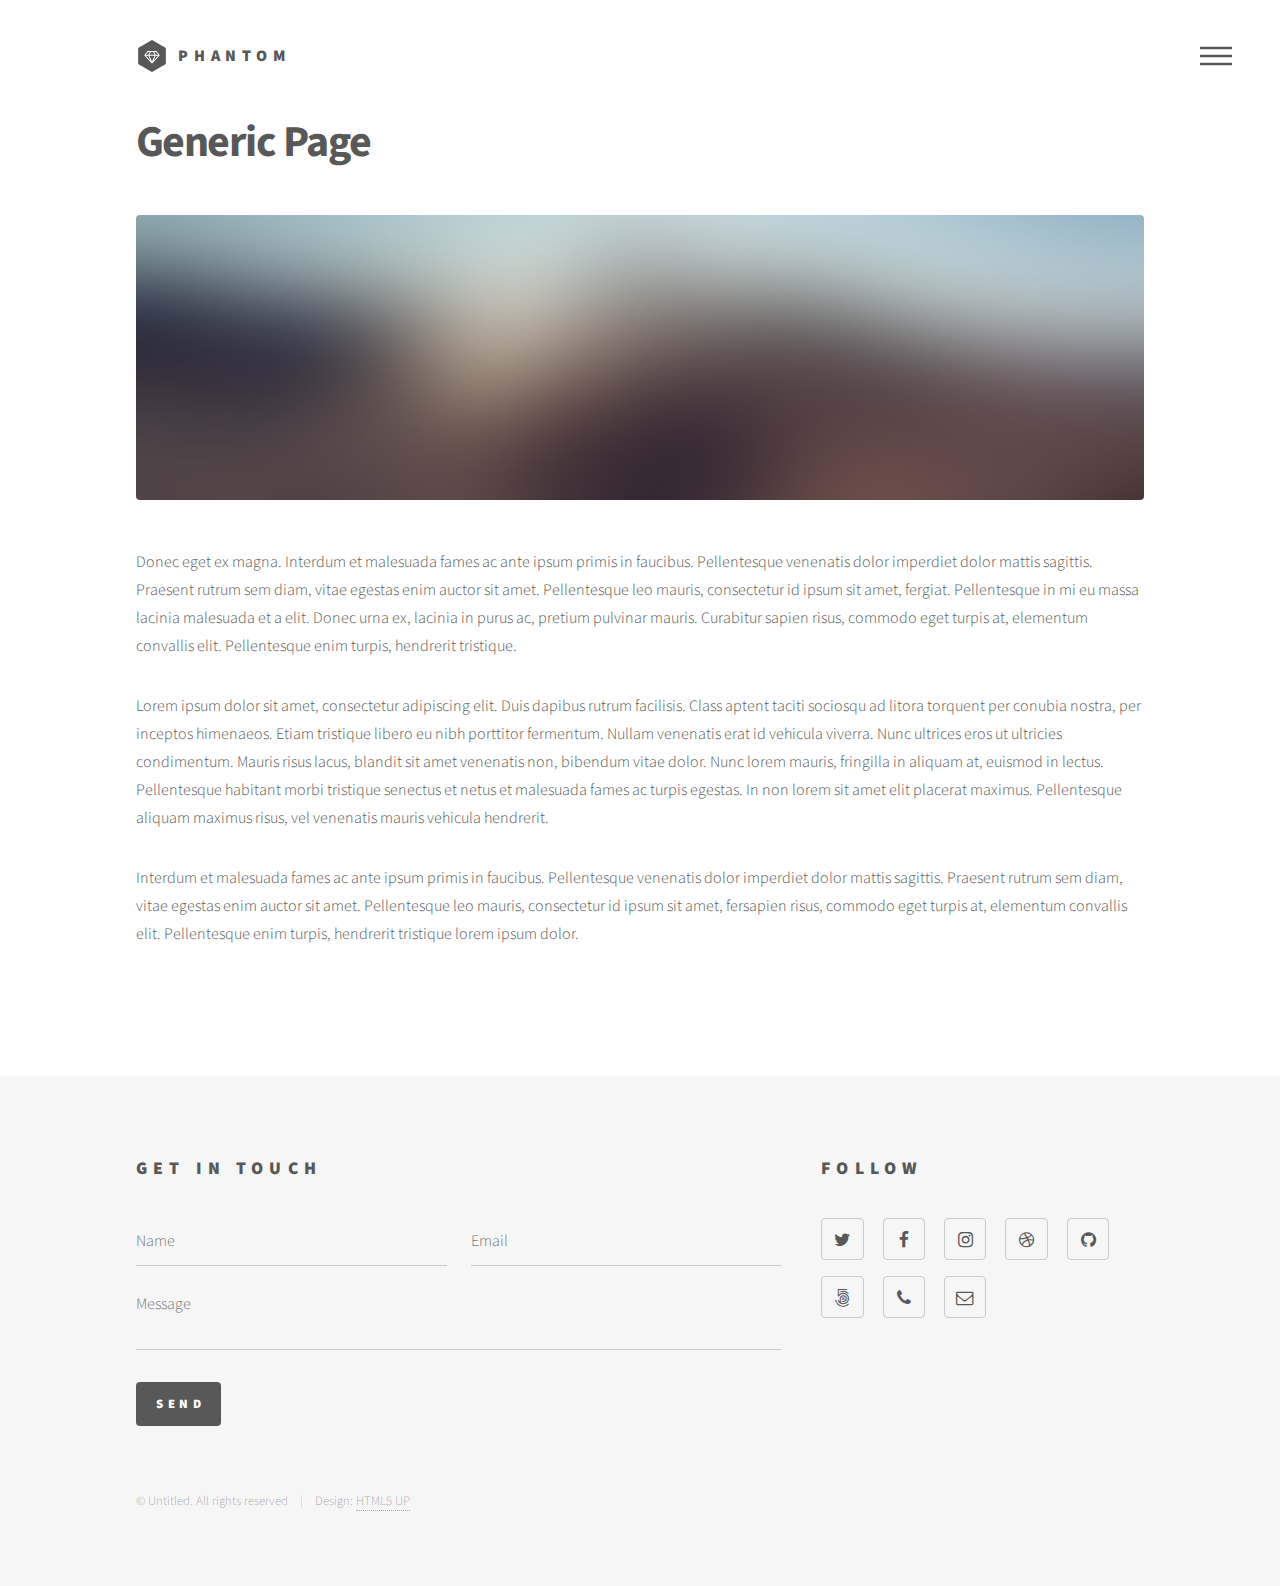
<file: generic.html>
<!DOCTYPE HTML>
<!--
	Phantom by HTML5 UP
	html5up.net | @ajlkn
	Free for personal and commercial use under the CCA 3.0 license (html5up.net/license)
-->
<html>
	<head>
		<title>Generic - Phantom by HTML5 UP</title>
		<meta charset="utf-8" />
		<meta name="viewport" content="width=device-width, initial-scale=1, user-scalable=no" />
		<link rel="stylesheet" href="assets/css/main.css" />
		<noscript><link rel="stylesheet" href="assets/css/noscript.css" /></noscript>
	</head>
	<body class="is-preload">
		<!-- Wrapper -->
			<div id="wrapper">

				<!-- Header -->
					<header id="header">
						<div class="inner">

							<!-- Logo -->
								<a href="index.html" class="logo">
									<span class="symbol"><img src="images/logo.svg" alt="" /></span><span class="title">Phantom</span>
								</a>

							<!-- Nav -->
								<nav>
									<ul>
										<li><a href="#menu">Menu</a></li>
									</ul>
								</nav>

						</div>
					</header>

				<!-- Menu -->
					<nav id="menu">
						<h2>Menu</h2>
						<ul>
							<li><a href="index.html">Home</a></li>
							<li><a href="generic.html">Ipsum veroeros</a></li>
							<li><a href="generic.html">Tempus etiam</a></li>
							<li><a href="generic.html">Consequat dolor</a></li>
							<li><a href="elements.html">Elements</a></li>
						</ul>
					</nav>

				<!-- Main -->
					<div id="main">
						<div class="inner">
							<h1>Generic Page</h1>
							<span class="image main"><img src="images/pic13.jpg" alt="" /></span>
							<p>Donec eget ex magna. Interdum et malesuada fames ac ante ipsum primis in faucibus. Pellentesque venenatis dolor imperdiet dolor mattis sagittis. Praesent rutrum sem diam, vitae egestas enim auctor sit amet. Pellentesque leo mauris, consectetur id ipsum sit amet, fergiat. Pellentesque in mi eu massa lacinia malesuada et a elit. Donec urna ex, lacinia in purus ac, pretium pulvinar mauris. Curabitur sapien risus, commodo eget turpis at, elementum convallis elit. Pellentesque enim turpis, hendrerit tristique.</p>
							<p>Lorem ipsum dolor sit amet, consectetur adipiscing elit. Duis dapibus rutrum facilisis. Class aptent taciti sociosqu ad litora torquent per conubia nostra, per inceptos himenaeos. Etiam tristique libero eu nibh porttitor fermentum. Nullam venenatis erat id vehicula viverra. Nunc ultrices eros ut ultricies condimentum. Mauris risus lacus, blandit sit amet venenatis non, bibendum vitae dolor. Nunc lorem mauris, fringilla in aliquam at, euismod in lectus. Pellentesque habitant morbi tristique senectus et netus et malesuada fames ac turpis egestas. In non lorem sit amet elit placerat maximus. Pellentesque aliquam maximus risus, vel venenatis mauris vehicula hendrerit.</p>
							<p>Interdum et malesuada fames ac ante ipsum primis in faucibus. Pellentesque venenatis dolor imperdiet dolor mattis sagittis. Praesent rutrum sem diam, vitae egestas enim auctor sit amet. Pellentesque leo mauris, consectetur id ipsum sit amet, fersapien risus, commodo eget turpis at, elementum convallis elit. Pellentesque enim turpis, hendrerit tristique lorem ipsum dolor.</p>
						</div>
					</div>

				<!-- Footer -->
					<footer id="footer">
						<div class="inner">
							<section>
								<h2>Get in touch</h2>
								<form method="post" action="#">
									<div class="fields">
										<div class="field half">
											<input type="text" name="name" id="name" placeholder="Name" />
										</div>
										<div class="field half">
											<input type="email" name="email" id="email" placeholder="Email" />
										</div>
										<div class="field">
											<textarea name="message" id="message" placeholder="Message"></textarea>
										</div>
									</div>
									<ul class="actions">
										<li><input type="submit" value="Send" class="primary" /></li>
									</ul>
								</form>
							</section>
							<section>
								<h2>Follow</h2>
								<ul class="icons">
									<li><a href="#" class="icon style2 fa-twitter"><span class="label">Twitter</span></a></li>
									<li><a href="#" class="icon style2 fa-facebook"><span class="label">Facebook</span></a></li>
									<li><a href="#" class="icon style2 fa-instagram"><span class="label">Instagram</span></a></li>
									<li><a href="#" class="icon style2 fa-dribbble"><span class="label">Dribbble</span></a></li>
									<li><a href="#" class="icon style2 fa-github"><span class="label">GitHub</span></a></li>
									<li><a href="#" class="icon style2 fa-500px"><span class="label">500px</span></a></li>
									<li><a href="#" class="icon style2 fa-phone"><span class="label">Phone</span></a></li>
									<li><a href="#" class="icon style2 fa-envelope-o"><span class="label">Email</span></a></li>
								</ul>
							</section>
							<ul class="copyright">
								<li>&copy; Untitled. All rights reserved</li><li>Design: <a href="http://html5up.net">HTML5 UP</a></li>
							</ul>
						</div>
					</footer>

			</div>

		<!-- Scripts -->
			<script src="assets/js/jquery.min.js"></script>
			<script src="assets/js/browser.min.js"></script>
			<script src="assets/js/breakpoints.min.js"></script>
			<script src="assets/js/util.js"></script>
			<script src="assets/js/main.js"></script>

	</body>
</html>
</file>
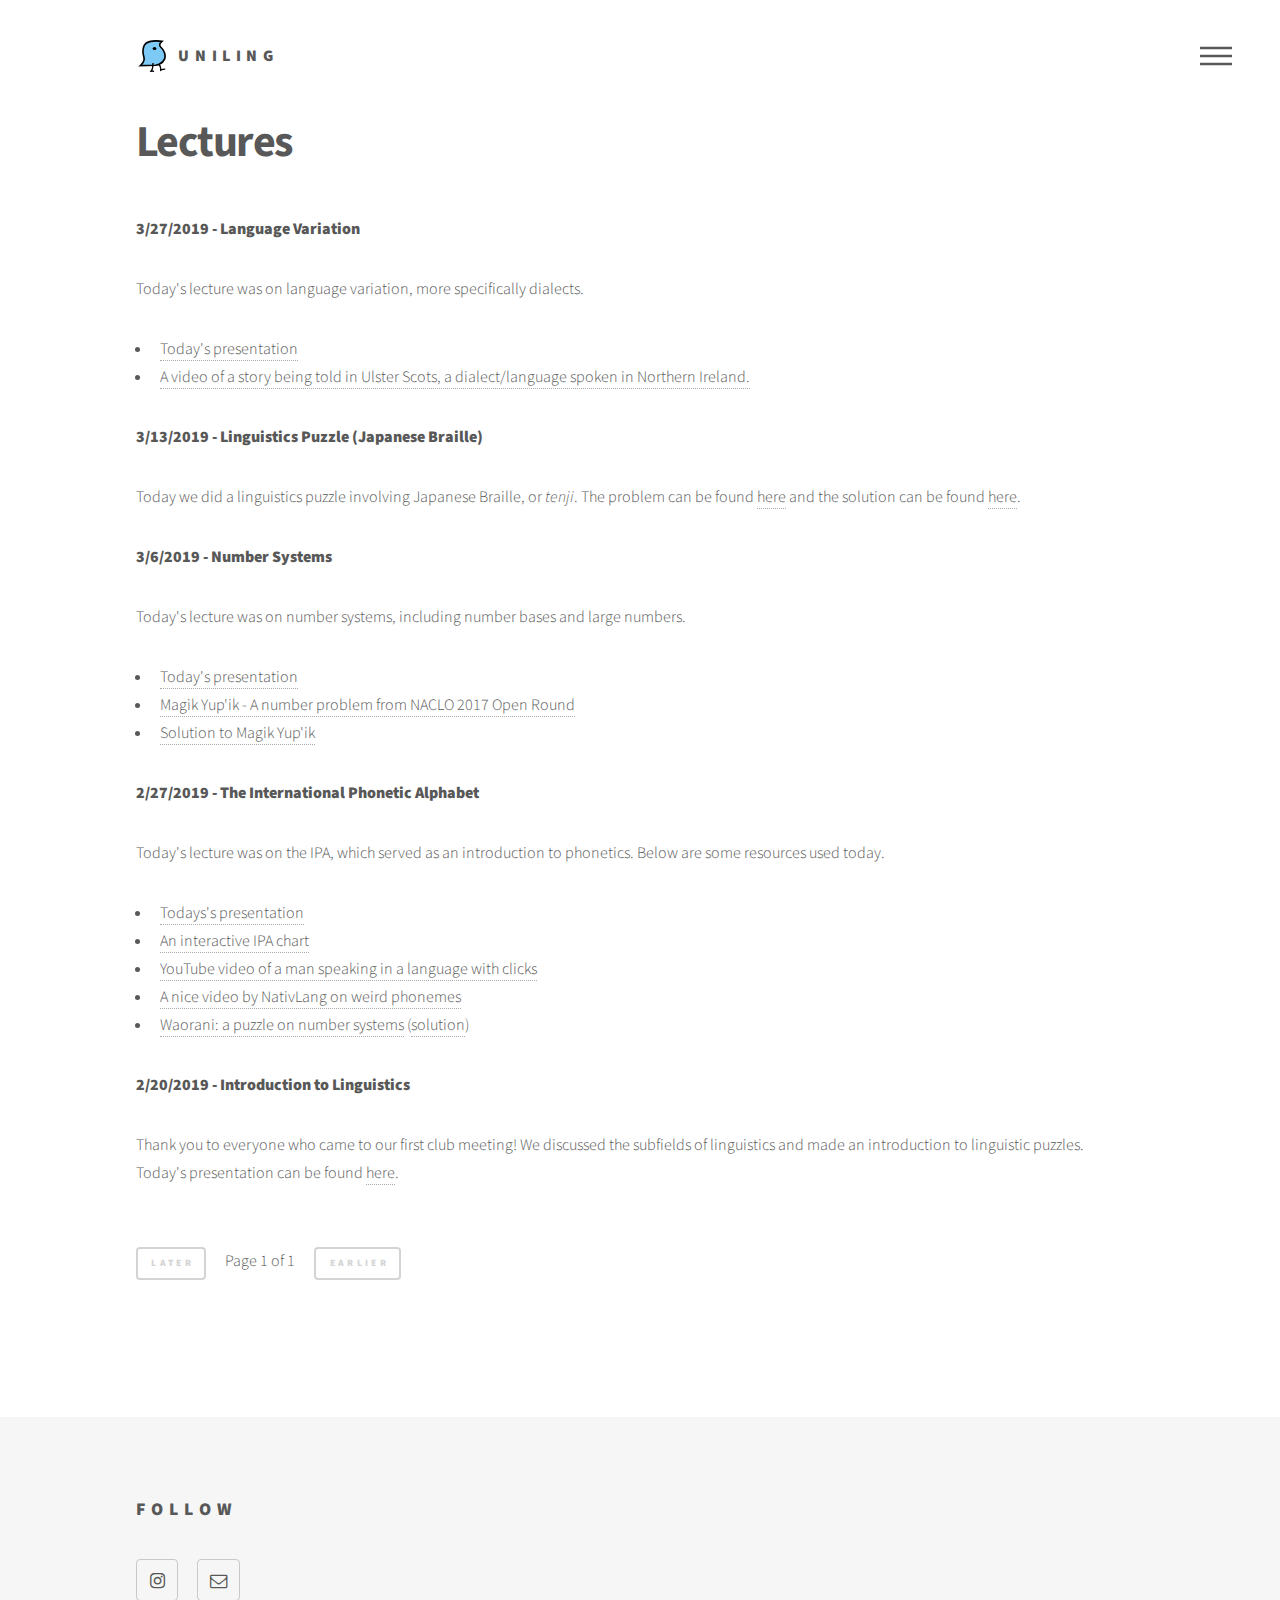
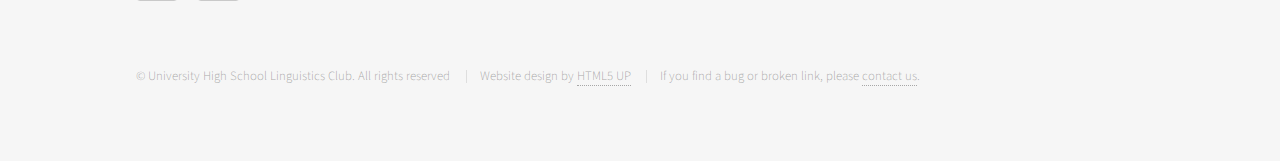
<file: lectures.html>
<!DOCTYPE HTML>
<!--
	Phantom by HTML5 UP
	html5up.net | @ajlkn
	Free for personal and commercial use under the CCA 3.0 license (html5up.net/license)
-->
<html>
	<head>
		<title>Lectures - Uni High Linguistics Club</title>
		<meta charset="utf-8" />
		<meta name="viewport" content="width=device-width, initial-scale=1, user-scalable=no" />
		<link rel="stylesheet" href="assets/css/main.css" />
		<noscript><link rel="stylesheet" href="assets/css/noscript.css" /></noscript>
		<link rel="apple-touch-icon" sizes="180x180" href="images/favicon/apple-touch-icon.png">
		<link rel="icon" type="image/png" sizes="32x32" href="images/favicon/favicon-32x32.png">
		<link rel="icon" type="image/png" sizes="16x16" href="images/favicon/favicon-16x16.png">
		<link rel="manifest" href="images/favicon/site.webmanifest">
		<link rel="mask-icon" href="images/favicon/safari-pinned-tab.svg" color="#5bbad5">
		<link rel="shortcut icon" href="images/favicon/favicon.ico">
		<meta name="msapplication-TileColor" content="#2d89ef">
		<meta name="msapplication-config" content="images/favicon/browserconfig.xml">
		<meta name="theme-color" content="#ffffff">
	</head>
	<body class="is-preload">
		<!-- Wrapper -->
			<div id="wrapper">

				<!-- Header -->
					<header id="header">
						<div class="inner">

							<!-- Logo -->
								<a href="index.html" class="logo">
									<span class="symbol"><img src="images/logo/wug.svg" alt="" /></span><span class="title">UniLing</span>
								</a>

							<!-- Nav -->
								<nav>
									<ul>
										<li><a href="#menu">Menu</a></li>
									</ul>
								</nav>

						</div>
					</header>

				<!-- Menu -->
					<nav id="menu">
						<h2>Menu</h2>
						<ul>
							<li><a href="index.html">Home</a></li>
							<li><a href="about.html">About</a></li>
							<li><a href="news.html">News</a></li>
							<li><a href="lectures.html">Lectures</a></li>
							<li><a href="resources.html">Resources</a></li>
							<li><a href="contests.html">Contests</a></li>
							<li><a href="contact.html">Contact</a></li>
						</ul>
					</nav>


				<!-- Main -->
					<div id="main">
						<div class="inner">
							<h1>Lectures</h1>
							<div id="lectures"></div>
							<div>
								<br \>
								<a href="javascript:void(0)" onclick="openPrevPage()" class="button small" id="prevPage">Later</a>
								<p style="display:inline-block;position:relative;top:50%;transform:translateY(-50%);padding:0 1em 0 1em" id="pageIndicator"></p>
								<a href="javascript:void(0)" onclick="openNextPage()" class="button small" id="nextPage">Earlier</a>
							</div>
						</div>
					</div>

				<!-- Footer -->
					<footer id="footer">
						<div class="inner">
							<section>
								<h2>Follow</h2>
								<ul class="icons">
									<li><a href="#" class="icon style2 fa-instagram"><span class="label">Instagram</span></a></li>
									<li><a href="mailto:unilingclub@gmail.com" class="icon style2 fa-envelope-o"><span class="label">Email</span></a></li>
								</ul>
							</section>
							<ul class="copyright">
								<li>&copy; University High School Linguistics Club. All rights reserved</li>
								<li>Website design by <a href="http://html5up.net">HTML5 UP</a></li>
								<li>If you find a bug or broken link, please <a href="contact.html">contact us</a>.</li>
							</ul>
						</div>
					</footer>

			</div>

		<!-- Scripts -->
			<script src="assets/js/jquery.min.js"></script>
			<script src="assets/js/browser.min.js"></script>
			<script src="assets/js/breakpoints.min.js"></script>
			<script src="assets/js/util.js"></script>
			<script src="assets/js/main.js"></script>
			<script src="lectures_list.js"></script>
			<script src="assets/js/lectures.js"></script>

	</body>
</html>
</file>
<file: assets/css/noscript.css>
/*
	Phantom by HTML5 UP
	html5up.net | @ajlkn
	Free for personal and commercial use under the CCA 3.0 license (html5up.net/license)
*/

/* Tiles */

	body.is-preload .tiles article {
		-moz-transform: none;
		-webkit-transform: none;
		-ms-transform: none;
		transform: none;
		opacity: 1;
	}
</file>
<file: assets/css/main.css>
@import url(font-awesome.min.css);
@import url("https://fonts.googleapis.com/css?family=Source+Sans+Pro:300,700,900");

/*
	Phantom by HTML5 UP
	html5up.net | @ajlkn
	Free for personal and commercial use under the CCA 3.0 license (html5up.net/license)
*/

html, body, div, span, applet, object,
iframe, h1, h2, h3, h4, h5, h6, p, blockquote,
pre, a, abbr, acronym, address, big, cite,
code, del, dfn, em, img, ins, kbd, q, s, samp,
small, strike, strong, sub, sup, tt, var, b,
u, i, center, dl, dt, dd, ol, ul, li, fieldset,
form, label, legend, table, caption, tbody,
tfoot, thead, tr, th, td, article, aside,
canvas, details, embed, figure, figcaption,
footer, header, hgroup, menu, nav, output, ruby,
section, summary, time, mark, audio, video {
	margin: 0;
	padding: 0;
	border: 0;
	font-size: 100%;
	font: inherit;
	vertical-align: baseline;}

article, aside, details, figcaption, figure,
footer, header, hgroup, menu, nav, section {
	display: block;}

body {
	line-height: 1;
}

ol, ul {
	list-style: none;
}

blockquote, q {
	quotes: none;
}

	blockquote:before, blockquote:after, q:before, q:after {
		content: '';
		content: none;
	}

table {
	border-collapse: collapse;
	border-spacing: 0;
}

body {
	-webkit-text-size-adjust: none;
}

mark {
	background-color: transparent;
	color: inherit;
}

input::-moz-focus-inner {
	border: 0;
	padding: 0;
}

input, select, textarea {
	-moz-appearance: none;
	-webkit-appearance: none;
	-ms-appearance: none;
	appearance: none;
}

/* MY CUSTOM STYLES */


#google-doc-iframe{
	left: 0;
	top: 0;
	border: 0;
	width: 100%;
}

/* Basic */

	@-ms-viewport {
		width: device-width;
	}

	body {
		-ms-overflow-style: scrollbar;
	}

	@media screen and (max-width: 480px) {

		html, body {
			min-width: 320px;
		}

	}

	html {
		box-sizing: border-box;
	}

	*, *:before, *:after {
		box-sizing: inherit;
	}

	body {
		background: #ffffff;
	}

		body.is-preload *, body.is-preload *:before, body.is-preload *:after {
			-moz-animation: none !important;
			-webkit-animation: none !important;
			-ms-animation: none !important;
			animation: none !important;
			-moz-transition: none !important;
			-webkit-transition: none !important;
			-ms-transition: none !important;
			transition: none !important;
		}

/* Type */

	body, input, select, textarea {
		color: #585858;
		font-family: "Source Sans Pro", Helvetica, sans-serif;
		font-size: 16pt;
		font-weight: 300;
		line-height: 1.75;
	}

		@media screen and (max-width: 1680px) {

			body, input, select, textarea {
				font-size: 14pt;
			}

		}

		@media screen and (max-width: 1280px) {

			body, input, select, textarea {
				font-size: 12pt;
			}

		}

	a {
		-moz-transition: border-bottom-color 0.2s ease, color 0.2s ease;
		-webkit-transition: border-bottom-color 0.2s ease, color 0.2s ease;
		-ms-transition: border-bottom-color 0.2s ease, color 0.2s ease;
		transition: border-bottom-color 0.2s ease, color 0.2s ease;
		text-decoration: none;
		color: #585858;
		border-bottom: dotted 1px rgba(88, 88, 88, 0.5);
	}

		a:hover {
			border-bottom-color: transparent;
			color: #7ecaf6 !important;
		}

	strong, b {
		font-weight: 900;
	}

	em, i {
		font-style: italic;
	}

	p {
		margin: 0 0 2em 0;
	}

	h1 {
		font-size: 2.75em;
		font-weight: 700;
		line-height: 1.3;
		margin: 0 0 1em 0;
		letter-spacing: -0.035em;
	}

		h1 a {
			color: inherit;
		}

		@media screen and (max-width: 736px) {

			h1 {
				font-size: 2em;
				margin: 0 0 1em 0;
			}

		}

		@media screen and (max-width: 360px) {

			h1 {
				font-size: 1.75em;
			}

		}

	h2, h3, h4, h5, h6 {
		font-weight: 900;
		line-height: 1.5;
		margin: 0 0 2em 0;
		text-transform: uppercase;
		letter-spacing: 0.35em;
	}

		h2 a, h3 a, h4 a, h5 a, h6 a {
			color: inherit;
		}

	h2 {
		font-size: 1.1em;
	}

	h3 {
		font-size: 1em;
	}

	h4 {
		font-size: 0.8em;
	}

	h5 {
		font-size: 0.8em;
	}

	h6 {
		font-size: 0.8em;
	}

	@media screen and (max-width: 980px) {

		h1 br, h2 br, h3 br, h4 br, h5 br, h6 br {
			display: none;
		}

	}

	@media screen and (max-width: 736px) {

		h2 {
			font-size: 1em;
		}

		h3 {
			font-size: 0.8em;
		}

	}

	sub {
		font-size: 0.8em;
		position: relative;
		top: 0.5em;
	}

	sup {
		font-size: 0.8em;
		position: relative;
		top: -0.5em;
	}

	blockquote {
		border-left: solid 4px #c9c9c9;
		font-style: italic;
		margin: 0 0 2em 0;
		padding: 0.5em 0 0.5em 2em;
	}

	code {
		background: rgba(144, 144, 144, 0.075);
		border-radius: 4px;
		border: solid 1px #c9c9c9;
		font-family: "Courier New", monospace;
		font-size: 0.9em;
		margin: 0 0.25em;
		padding: 0.25em 0.65em;
	}

	pre {
		-webkit-overflow-scrolling: touch;
		font-family: "Courier New", monospace;
		font-size: 0.9em;
		margin: 0 0 2em 0;
	}

		pre code {
			display: block;
			line-height: 1.75;
			padding: 1em 1.5em;
			overflow-x: auto;
		}

	hr {
		border: 0;
		border-bottom: solid 1px #c9c9c9;
		margin: 2em 0;
	}

		hr.major {
			margin: 3em 0;
		}

	.align-left {
		text-align: left;
	}

	.align-center {
		text-align: center;
	}

	.align-right {
		text-align: right;
	}

/* Row */

	.row {
		display: flex;
		flex-wrap: wrap;
		box-sizing: border-box;
		align-items: stretch;
	}

		.row > * {
			box-sizing: border-box;
		}

		.row.gtr-uniform > * > :last-child {
			margin-bottom: 0;
		}

		.row.aln-left {
			justify-content: flex-start;
		}

		.row.aln-center {
			justify-content: center;
		}

		.row.aln-right {
			justify-content: flex-end;
		}

		.row.aln-top {
			align-items: flex-start;
		}

		.row.aln-middle {
			align-items: center;
		}

		.row.aln-bottom {
			align-items: flex-end;
		}

		.row > .imp {
			order: -1;
		}

		.row > .col-1 {
			width: 8.3333333333%;
		}

		.row > .off-1 {
			margin-left: 8.3333333333%;
		}

		.row > .col-2 {
			width: 16.6666666667%;
		}

		.row > .off-2 {
			margin-left: 16.6666666667%;
		}

		.row > .col-3 {
			width: 25%;
		}

		.row > .off-3 {
			margin-left: 25%;
		}

		.row > .col-4 {
			width: 33.3333333333%;
		}

		.row > .off-4 {
			margin-left: 33.3333333333%;
		}

		.row > .col-5 {
			width: 41.6666666667%;
		}

		.row > .off-5 {
			margin-left: 41.6666666667%;
		}

		.row > .col-6 {
			width: 50%;
		}

		.row > .off-6 {
			margin-left: 50%;
		}

		.row > .col-7 {
			width: 58.3333333333%;
		}

		.row > .off-7 {
			margin-left: 58.3333333333%;
		}

		.row > .col-8 {
			width: 66.6666666667%;
		}

		.row > .off-8 {
			margin-left: 66.6666666667%;
		}

		.row > .col-9 {
			width: 75%;
		}

		.row > .off-9 {
			margin-left: 75%;
		}

		.row > .col-10 {
			width: 83.3333333333%;
		}

		.row > .off-10 {
			margin-left: 83.3333333333%;
		}

		.row > .col-11 {
			width: 91.6666666667%;
		}

		.row > .off-11 {
			margin-left: 91.6666666667%;
		}

		.row > .col-12 {
			width: 100%;
		}

		.row > .off-12 {
			margin-left: 100%;
		}

		.row.gtr-0 {
			margin-top: 0;
			margin-left: 0em;
		}

			.row.gtr-0 > * {
				padding: 0 0 0 0em;
			}

			.row.gtr-0.gtr-uniform {
				margin-top: 0em;
			}

				.row.gtr-0.gtr-uniform > * {
					padding-top: 0em;
				}

		.row.gtr-25 {
			margin-top: 0;
			margin-left: -0.5em;
		}

			.row.gtr-25 > * {
				padding: 0 0 0 0.5em;
			}

			.row.gtr-25.gtr-uniform {
				margin-top: -0.5em;
			}

				.row.gtr-25.gtr-uniform > * {
					padding-top: 0.5em;
				}

		.row.gtr-50 {
			margin-top: 0;
			margin-left: -1em;
		}

			.row.gtr-50 > * {
				padding: 0 0 0 1em;
			}

			.row.gtr-50.gtr-uniform {
				margin-top: -1em;
			}

				.row.gtr-50.gtr-uniform > * {
					padding-top: 1em;
				}

		.row {
			margin-top: 0;
			margin-left: -2em;
		}

			.row > * {
				padding: 0 0 0 2em;
			}

			.row.gtr-uniform {
				margin-top: -2em;
			}

				.row.gtr-uniform > * {
					padding-top: 2em;
				}

		.row.gtr-150 {
			margin-top: 0;
			margin-left: -3em;
		}

			.row.gtr-150 > * {
				padding: 0 0 0 3em;
			}

			.row.gtr-150.gtr-uniform {
				margin-top: -3em;
			}

				.row.gtr-150.gtr-uniform > * {
					padding-top: 3em;
				}

		.row.gtr-200 {
			margin-top: 0;
			margin-left: -4em;
		}

			.row.gtr-200 > * {
				padding: 0 0 0 4em;
			}

			.row.gtr-200.gtr-uniform {
				margin-top: -4em;
			}

				.row.gtr-200.gtr-uniform > * {
					padding-top: 4em;
				}

		@media screen and (max-width: 1680px) {

			.row {
				display: flex;
				flex-wrap: wrap;
				box-sizing: border-box;
				align-items: stretch;
			}

				.row > * {
					box-sizing: border-box;
				}

				.row.gtr-uniform > * > :last-child {
					margin-bottom: 0;
				}

				.row.aln-left {
					justify-content: flex-start;
				}

				.row.aln-center {
					justify-content: center;
				}

				.row.aln-right {
					justify-content: flex-end;
				}

				.row.aln-top {
					align-items: flex-start;
				}

				.row.aln-middle {
					align-items: center;
				}

				.row.aln-bottom {
					align-items: flex-end;
				}

				.row > .imp-xlarge {
					order: -1;
				}

				.row > .col-1-xlarge {
					width: 8.3333333333%;
				}

				.row > .off-1-xlarge {
					margin-left: 8.3333333333%;
				}

				.row > .col-2-xlarge {
					width: 16.6666666667%;
				}

				.row > .off-2-xlarge {
					margin-left: 16.6666666667%;
				}

				.row > .col-3-xlarge {
					width: 25%;
				}

				.row > .off-3-xlarge {
					margin-left: 25%;
				}

				.row > .col-4-xlarge {
					width: 33.3333333333%;
				}

				.row > .off-4-xlarge {
					margin-left: 33.3333333333%;
				}

				.row > .col-5-xlarge {
					width: 41.6666666667%;
				}

				.row > .off-5-xlarge {
					margin-left: 41.6666666667%;
				}

				.row > .col-6-xlarge {
					width: 50%;
				}

				.row > .off-6-xlarge {
					margin-left: 50%;
				}

				.row > .col-7-xlarge {
					width: 58.3333333333%;
				}

				.row > .off-7-xlarge {
					margin-left: 58.3333333333%;
				}

				.row > .col-8-xlarge {
					width: 66.6666666667%;
				}

				.row > .off-8-xlarge {
					margin-left: 66.6666666667%;
				}

				.row > .col-9-xlarge {
					width: 75%;
				}

				.row > .off-9-xlarge {
					margin-left: 75%;
				}

				.row > .col-10-xlarge {
					width: 83.3333333333%;
				}

				.row > .off-10-xlarge {
					margin-left: 83.3333333333%;
				}

				.row > .col-11-xlarge {
					width: 91.6666666667%;
				}

				.row > .off-11-xlarge {
					margin-left: 91.6666666667%;
				}

				.row > .col-12-xlarge {
					width: 100%;
				}

				.row > .off-12-xlarge {
					margin-left: 100%;
				}

				.row.gtr-0 {
					margin-top: 0;
					margin-left: 0em;
				}

					.row.gtr-0 > * {
						padding: 0 0 0 0em;
					}

					.row.gtr-0.gtr-uniform {
						margin-top: 0em;
					}

						.row.gtr-0.gtr-uniform > * {
							padding-top: 0em;
						}

				.row.gtr-25 {
					margin-top: 0;
					margin-left: -0.5em;
				}

					.row.gtr-25 > * {
						padding: 0 0 0 0.5em;
					}

					.row.gtr-25.gtr-uniform {
						margin-top: -0.5em;
					}

						.row.gtr-25.gtr-uniform > * {
							padding-top: 0.5em;
						}

				.row.gtr-50 {
					margin-top: 0;
					margin-left: -1em;
				}

					.row.gtr-50 > * {
						padding: 0 0 0 1em;
					}

					.row.gtr-50.gtr-uniform {
						margin-top: -1em;
					}

						.row.gtr-50.gtr-uniform > * {
							padding-top: 1em;
						}

				.row {
					margin-top: 0;
					margin-left: -2em;
				}

					.row > * {
						padding: 0 0 0 2em;
					}

					.row.gtr-uniform {
						margin-top: -2em;
					}

						.row.gtr-uniform > * {
							padding-top: 2em;
						}

				.row.gtr-150 {
					margin-top: 0;
					margin-left: -3em;
				}

					.row.gtr-150 > * {
						padding: 0 0 0 3em;
					}

					.row.gtr-150.gtr-uniform {
						margin-top: -3em;
					}

						.row.gtr-150.gtr-uniform > * {
							padding-top: 3em;
						}

				.row.gtr-200 {
					margin-top: 0;
					margin-left: -4em;
				}

					.row.gtr-200 > * {
						padding: 0 0 0 4em;
					}

					.row.gtr-200.gtr-uniform {
						margin-top: -4em;
					}

						.row.gtr-200.gtr-uniform > * {
							padding-top: 4em;
						}

		}

		@media screen and (max-width: 1280px) {

			.row {
				display: flex;
				flex-wrap: wrap;
				box-sizing: border-box;
				align-items: stretch;
			}

				.row > * {
					box-sizing: border-box;
				}

				.row.gtr-uniform > * > :last-child {
					margin-bottom: 0;
				}

				.row.aln-left {
					justify-content: flex-start;
				}

				.row.aln-center {
					justify-content: center;
				}

				.row.aln-right {
					justify-content: flex-end;
				}

				.row.aln-top {
					align-items: flex-start;
				}

				.row.aln-middle {
					align-items: center;
				}

				.row.aln-bottom {
					align-items: flex-end;
				}

				.row > .imp-large {
					order: -1;
				}

				.row > .col-1-large {
					width: 8.3333333333%;
				}

				.row > .off-1-large {
					margin-left: 8.3333333333%;
				}

				.row > .col-2-large {
					width: 16.6666666667%;
				}

				.row > .off-2-large {
					margin-left: 16.6666666667%;
				}

				.row > .col-3-large {
					width: 25%;
				}

				.row > .off-3-large {
					margin-left: 25%;
				}

				.row > .col-4-large {
					width: 33.3333333333%;
				}

				.row > .off-4-large {
					margin-left: 33.3333333333%;
				}

				.row > .col-5-large {
					width: 41.6666666667%;
				}

				.row > .off-5-large {
					margin-left: 41.6666666667%;
				}

				.row > .col-6-large {
					width: 50%;
				}

				.row > .off-6-large {
					margin-left: 50%;
				}

				.row > .col-7-large {
					width: 58.3333333333%;
				}

				.row > .off-7-large {
					margin-left: 58.3333333333%;
				}

				.row > .col-8-large {
					width: 66.6666666667%;
				}

				.row > .off-8-large {
					margin-left: 66.6666666667%;
				}

				.row > .col-9-large {
					width: 75%;
				}

				.row > .off-9-large {
					margin-left: 75%;
				}

				.row > .col-10-large {
					width: 83.3333333333%;
				}

				.row > .off-10-large {
					margin-left: 83.3333333333%;
				}

				.row > .col-11-large {
					width: 91.6666666667%;
				}

				.row > .off-11-large {
					margin-left: 91.6666666667%;
				}

				.row > .col-12-large {
					width: 100%;
				}

				.row > .off-12-large {
					margin-left: 100%;
				}

				.row.gtr-0 {
					margin-top: 0;
					margin-left: 0em;
				}

					.row.gtr-0 > * {
						padding: 0 0 0 0em;
					}

					.row.gtr-0.gtr-uniform {
						margin-top: 0em;
					}

						.row.gtr-0.gtr-uniform > * {
							padding-top: 0em;
						}

				.row.gtr-25 {
					margin-top: 0;
					margin-left: -0.5em;
				}

					.row.gtr-25 > * {
						padding: 0 0 0 0.5em;
					}

					.row.gtr-25.gtr-uniform {
						margin-top: -0.5em;
					}

						.row.gtr-25.gtr-uniform > * {
							padding-top: 0.5em;
						}

				.row.gtr-50 {
					margin-top: 0;
					margin-left: -1em;
				}

					.row.gtr-50 > * {
						padding: 0 0 0 1em;
					}

					.row.gtr-50.gtr-uniform {
						margin-top: -1em;
					}

						.row.gtr-50.gtr-uniform > * {
							padding-top: 1em;
						}

				.row {
					margin-top: 0;
					margin-left: -2em;
				}

					.row > * {
						padding: 0 0 0 2em;
					}

					.row.gtr-uniform {
						margin-top: -2em;
					}

						.row.gtr-uniform > * {
							padding-top: 2em;
						}

				.row.gtr-150 {
					margin-top: 0;
					margin-left: -3em;
				}

					.row.gtr-150 > * {
						padding: 0 0 0 3em;
					}

					.row.gtr-150.gtr-uniform {
						margin-top: -3em;
					}

						.row.gtr-150.gtr-uniform > * {
							padding-top: 3em;
						}

				.row.gtr-200 {
					margin-top: 0;
					margin-left: -4em;
				}

					.row.gtr-200 > * {
						padding: 0 0 0 4em;
					}

					.row.gtr-200.gtr-uniform {
						margin-top: -4em;
					}

						.row.gtr-200.gtr-uniform > * {
							padding-top: 4em;
						}

		}

		@media screen and (max-width: 980px) {

			.row {
				display: flex;
				flex-wrap: wrap;
				box-sizing: border-box;
				align-items: stretch;
			}

				.row > * {
					box-sizing: border-box;
				}

				.row.gtr-uniform > * > :last-child {
					margin-bottom: 0;
				}

				.row.aln-left {
					justify-content: flex-start;
				}

				.row.aln-center {
					justify-content: center;
				}

				.row.aln-right {
					justify-content: flex-end;
				}

				.row.aln-top {
					align-items: flex-start;
				}

				.row.aln-middle {
					align-items: center;
				}

				.row.aln-bottom {
					align-items: flex-end;
				}

				.row > .imp-medium {
					order: -1;
				}

				.row > .col-1-medium {
					width: 8.3333333333%;
				}

				.row > .off-1-medium {
					margin-left: 8.3333333333%;
				}

				.row > .col-2-medium {
					width: 16.6666666667%;
				}

				.row > .off-2-medium {
					margin-left: 16.6666666667%;
				}

				.row > .col-3-medium {
					width: 25%;
				}

				.row > .off-3-medium {
					margin-left: 25%;
				}

				.row > .col-4-medium {
					width: 33.3333333333%;
				}

				.row > .off-4-medium {
					margin-left: 33.3333333333%;
				}

				.row > .col-5-medium {
					width: 41.6666666667%;
				}

				.row > .off-5-medium {
					margin-left: 41.6666666667%;
				}

				.row > .col-6-medium {
					width: 50%;
				}

				.row > .off-6-medium {
					margin-left: 50%;
				}

				.row > .col-7-medium {
					width: 58.3333333333%;
				}

				.row > .off-7-medium {
					margin-left: 58.3333333333%;
				}

				.row > .col-8-medium {
					width: 66.6666666667%;
				}

				.row > .off-8-medium {
					margin-left: 66.6666666667%;
				}

				.row > .col-9-medium {
					width: 75%;
				}

				.row > .off-9-medium {
					margin-left: 75%;
				}

				.row > .col-10-medium {
					width: 83.3333333333%;
				}

				.row > .off-10-medium {
					margin-left: 83.3333333333%;
				}

				.row > .col-11-medium {
					width: 91.6666666667%;
				}

				.row > .off-11-medium {
					margin-left: 91.6666666667%;
				}

				.row > .col-12-medium {
					width: 100%;
				}

				.row > .off-12-medium {
					margin-left: 100%;
				}

				.row.gtr-0 {
					margin-top: 0;
					margin-left: 0em;
				}

					.row.gtr-0 > * {
						padding: 0 0 0 0em;
					}

					.row.gtr-0.gtr-uniform {
						margin-top: 0em;
					}

						.row.gtr-0.gtr-uniform > * {
							padding-top: 0em;
						}

				.row.gtr-25 {
					margin-top: 0;
					margin-left: -0.375em;
				}

					.row.gtr-25 > * {
						padding: 0 0 0 0.375em;
					}

					.row.gtr-25.gtr-uniform {
						margin-top: -0.375em;
					}

						.row.gtr-25.gtr-uniform > * {
							padding-top: 0.375em;
						}

				.row.gtr-50 {
					margin-top: 0;
					margin-left: -0.75em;
				}

					.row.gtr-50 > * {
						padding: 0 0 0 0.75em;
					}

					.row.gtr-50.gtr-uniform {
						margin-top: -0.75em;
					}

						.row.gtr-50.gtr-uniform > * {
							padding-top: 0.75em;
						}

				.row {
					margin-top: 0;
					margin-left: -1.5em;
				}

					.row > * {
						padding: 0 0 0 1.5em;
					}

					.row.gtr-uniform {
						margin-top: -1.5em;
					}

						.row.gtr-uniform > * {
							padding-top: 1.5em;
						}

				.row.gtr-150 {
					margin-top: 0;
					margin-left: -2.25em;
				}

					.row.gtr-150 > * {
						padding: 0 0 0 2.25em;
					}

					.row.gtr-150.gtr-uniform {
						margin-top: -2.25em;
					}

						.row.gtr-150.gtr-uniform > * {
							padding-top: 2.25em;
						}

				.row.gtr-200 {
					margin-top: 0;
					margin-left: -3em;
				}

					.row.gtr-200 > * {
						padding: 0 0 0 3em;
					}

					.row.gtr-200.gtr-uniform {
						margin-top: -3em;
					}

						.row.gtr-200.gtr-uniform > * {
							padding-top: 3em;
						}

		}

		@media screen and (max-width: 736px) {

			.row {
				display: flex;
				flex-wrap: wrap;
				box-sizing: border-box;
				align-items: stretch;
			}

				.row > * {
					box-sizing: border-box;
				}

				.row.gtr-uniform > * > :last-child {
					margin-bottom: 0;
				}

				.row.aln-left {
					justify-content: flex-start;
				}

				.row.aln-center {
					justify-content: center;
				}

				.row.aln-right {
					justify-content: flex-end;
				}

				.row.aln-top {
					align-items: flex-start;
				}

				.row.aln-middle {
					align-items: center;
				}

				.row.aln-bottom {
					align-items: flex-end;
				}

				.row > .imp-small {
					order: -1;
				}

				.row > .col-1-small {
					width: 8.3333333333%;
				}

				.row > .off-1-small {
					margin-left: 8.3333333333%;
				}

				.row > .col-2-small {
					width: 16.6666666667%;
				}

				.row > .off-2-small {
					margin-left: 16.6666666667%;
				}

				.row > .col-3-small {
					width: 25%;
				}

				.row > .off-3-small {
					margin-left: 25%;
				}

				.row > .col-4-small {
					width: 33.3333333333%;
				}

				.row > .off-4-small {
					margin-left: 33.3333333333%;
				}

				.row > .col-5-small {
					width: 41.6666666667%;
				}

				.row > .off-5-small {
					margin-left: 41.6666666667%;
				}

				.row > .col-6-small {
					width: 50%;
				}

				.row > .off-6-small {
					margin-left: 50%;
				}

				.row > .col-7-small {
					width: 58.3333333333%;
				}

				.row > .off-7-small {
					margin-left: 58.3333333333%;
				}

				.row > .col-8-small {
					width: 66.6666666667%;
				}

				.row > .off-8-small {
					margin-left: 66.6666666667%;
				}

				.row > .col-9-small {
					width: 75%;
				}

				.row > .off-9-small {
					margin-left: 75%;
				}

				.row > .col-10-small {
					width: 83.3333333333%;
				}

				.row > .off-10-small {
					margin-left: 83.3333333333%;
				}

				.row > .col-11-small {
					width: 91.6666666667%;
				}

				.row > .off-11-small {
					margin-left: 91.6666666667%;
				}

				.row > .col-12-small {
					width: 100%;
				}

				.row > .off-12-small {
					margin-left: 100%;
				}

				.row.gtr-0 {
					margin-top: 0;
					margin-left: 0em;
				}

					.row.gtr-0 > * {
						padding: 0 0 0 0em;
					}

					.row.gtr-0.gtr-uniform {
						margin-top: 0em;
					}

						.row.gtr-0.gtr-uniform > * {
							padding-top: 0em;
						}

				.row.gtr-25 {
					margin-top: 0;
					margin-left: -0.25em;
				}

					.row.gtr-25 > * {
						padding: 0 0 0 0.25em;
					}

					.row.gtr-25.gtr-uniform {
						margin-top: -0.25em;
					}

						.row.gtr-25.gtr-uniform > * {
							padding-top: 0.25em;
						}

				.row.gtr-50 {
					margin-top: 0;
					margin-left: -0.5em;
				}

					.row.gtr-50 > * {
						padding: 0 0 0 0.5em;
					}

					.row.gtr-50.gtr-uniform {
						margin-top: -0.5em;
					}

						.row.gtr-50.gtr-uniform > * {
							padding-top: 0.5em;
						}

				.row {
					margin-top: 0;
					margin-left: -1em;
				}

					.row > * {
						padding: 0 0 0 1em;
					}

					.row.gtr-uniform {
						margin-top: -1em;
					}

						.row.gtr-uniform > * {
							padding-top: 1em;
						}

				.row.gtr-150 {
					margin-top: 0;
					margin-left: -1.5em;
				}

					.row.gtr-150 > * {
						padding: 0 0 0 1.5em;
					}

					.row.gtr-150.gtr-uniform {
						margin-top: -1.5em;
					}

						.row.gtr-150.gtr-uniform > * {
							padding-top: 1.5em;
						}

				.row.gtr-200 {
					margin-top: 0;
					margin-left: -2em;
				}

					.row.gtr-200 > * {
						padding: 0 0 0 2em;
					}

					.row.gtr-200.gtr-uniform {
						margin-top: -2em;
					}

						.row.gtr-200.gtr-uniform > * {
							padding-top: 2em;
						}

		}

		@media screen and (max-width: 480px) {

			.row {
				display: flex;
				flex-wrap: wrap;
				box-sizing: border-box;
				align-items: stretch;
			}

				.row > * {
					box-sizing: border-box;
				}

				.row.gtr-uniform > * > :last-child {
					margin-bottom: 0;
				}

				.row.aln-left {
					justify-content: flex-start;
				}

				.row.aln-center {
					justify-content: center;
				}

				.row.aln-right {
					justify-content: flex-end;
				}

				.row.aln-top {
					align-items: flex-start;
				}

				.row.aln-middle {
					align-items: center;
				}

				.row.aln-bottom {
					align-items: flex-end;
				}

				.row > .imp-xsmall {
					order: -1;
				}

				.row > .col-1-xsmall {
					width: 8.3333333333%;
				}

				.row > .off-1-xsmall {
					margin-left: 8.3333333333%;
				}

				.row > .col-2-xsmall {
					width: 16.6666666667%;
				}

				.row > .off-2-xsmall {
					margin-left: 16.6666666667%;
				}

				.row > .col-3-xsmall {
					width: 25%;
				}

				.row > .off-3-xsmall {
					margin-left: 25%;
				}

				.row > .col-4-xsmall {
					width: 33.3333333333%;
				}

				.row > .off-4-xsmall {
					margin-left: 33.3333333333%;
				}

				.row > .col-5-xsmall {
					width: 41.6666666667%;
				}

				.row > .off-5-xsmall {
					margin-left: 41.6666666667%;
				}

				.row > .col-6-xsmall {
					width: 50%;
				}

				.row > .off-6-xsmall {
					margin-left: 50%;
				}

				.row > .col-7-xsmall {
					width: 58.3333333333%;
				}

				.row > .off-7-xsmall {
					margin-left: 58.3333333333%;
				}

				.row > .col-8-xsmall {
					width: 66.6666666667%;
				}

				.row > .off-8-xsmall {
					margin-left: 66.6666666667%;
				}

				.row > .col-9-xsmall {
					width: 75%;
				}

				.row > .off-9-xsmall {
					margin-left: 75%;
				}

				.row > .col-10-xsmall {
					width: 83.3333333333%;
				}

				.row > .off-10-xsmall {
					margin-left: 83.3333333333%;
				}

				.row > .col-11-xsmall {
					width: 91.6666666667%;
				}

				.row > .off-11-xsmall {
					margin-left: 91.6666666667%;
				}

				.row > .col-12-xsmall {
					width: 100%;
				}

				.row > .off-12-xsmall {
					margin-left: 100%;
				}

				.row.gtr-0 {
					margin-top: 0;
					margin-left: 0em;
				}

					.row.gtr-0 > * {
						padding: 0 0 0 0em;
					}

					.row.gtr-0.gtr-uniform {
						margin-top: 0em;
					}

						.row.gtr-0.gtr-uniform > * {
							padding-top: 0em;
						}

				.row.gtr-25 {
					margin-top: 0;
					margin-left: -0.25em;
				}

					.row.gtr-25 > * {
						padding: 0 0 0 0.25em;
					}

					.row.gtr-25.gtr-uniform {
						margin-top: -0.25em;
					}

						.row.gtr-25.gtr-uniform > * {
							padding-top: 0.25em;
						}

				.row.gtr-50 {
					margin-top: 0;
					margin-left: -0.5em;
				}

					.row.gtr-50 > * {
						padding: 0 0 0 0.5em;
					}

					.row.gtr-50.gtr-uniform {
						margin-top: -0.5em;
					}

						.row.gtr-50.gtr-uniform > * {
							padding-top: 0.5em;
						}

				.row {
					margin-top: 0;
					margin-left: -1em;
				}

					.row > * {
						padding: 0 0 0 1em;
					}

					.row.gtr-uniform {
						margin-top: -1em;
					}

						.row.gtr-uniform > * {
							padding-top: 1em;
						}

				.row.gtr-150 {
					margin-top: 0;
					margin-left: -1.5em;
				}

					.row.gtr-150 > * {
						padding: 0 0 0 1.5em;
					}

					.row.gtr-150.gtr-uniform {
						margin-top: -1.5em;
					}

						.row.gtr-150.gtr-uniform > * {
							padding-top: 1.5em;
						}

				.row.gtr-200 {
					margin-top: 0;
					margin-left: -2em;
				}

					.row.gtr-200 > * {
						padding: 0 0 0 2em;
					}

					.row.gtr-200.gtr-uniform {
						margin-top: -2em;
					}

						.row.gtr-200.gtr-uniform > * {
							padding-top: 2em;
						}

		}

/* Section/Article */

	section.special, article.special {
		text-align: center;
	}

	header p {
		margin-top: -1em;
	}

	@media screen and (max-width: 736px) {

		header p {
			margin-top: 0;
		}

	}

/* Icon */

	.icon {
		text-decoration: none;
		border-bottom: none;
		position: relative;
	}

		.icon:before {
			-moz-osx-font-smoothing: grayscale;
			-webkit-font-smoothing: antialiased;
			font-family: FontAwesome;
			font-style: normal;
			font-weight: normal;
			text-transform: none !important;
		}

		.icon > .label {
			display: none;
		}

		.icon.style2 {
			-moz-transition: background-color 0.2s ease-in-out, color 0.2s ease-in-out, border-color 0.2s ease-in-out;
			-webkit-transition: background-color 0.2s ease-in-out, color 0.2s ease-in-out, border-color 0.2s ease-in-out;
			-ms-transition: background-color 0.2s ease-in-out, color 0.2s ease-in-out, border-color 0.2s ease-in-out;
			transition: background-color 0.2s ease-in-out, color 0.2s ease-in-out, border-color 0.2s ease-in-out;
			background-color: transparent;
			border: solid 1px #c9c9c9;
			border-radius: 4px;
			width: 2.65em;
			height: 2.65em;
			display: inline-block;
			text-align: center;
			line-height: 2.65em;
			color: inherit;
		}

			.icon.style2:before {
				font-size: 1.1em;
			}

			.icon.style2:hover {
				color: #7ecaf6;
				border-color: #7ecaf6;
			}

			.icon.style2:active {
				background-color: rgba(126, 202, 246, 0.1);
			}

/* List */

	ol {
		list-style: decimal;
		margin: 0 0 2em 0;
		padding-left: 1.25em;
	}

		ol li {
			padding-left: 0.25em;
		}

	ul {
		list-style: disc;
		margin: 0 0 2em 0;
		padding-left: 1em;
	}

		ul li {
			padding-left: 0.5em;
		}

		ul.alt {
			list-style: none;
			padding-left: 0;
		}

			ul.alt li {
				border-top: solid 1px #c9c9c9;
				padding: 0.5em 0;
			}

				ul.alt li:first-child {
					border-top: 0;
					padding-top: 0;
				}

	dl {
		margin: 0 0 2em 0;
	}

		dl dt {
			display: block;
			font-weight: 900;
			margin: 0 0 1em 0;
		}

		dl dd {
			margin-left: 2em;
		}

/* Actions */

	ul.actions {
		display: -moz-flex;
		display: -webkit-flex;
		display: -ms-flex;
		display: flex;
		cursor: default;
		list-style: none;
		margin-left: -1em;
		padding-left: 0;
	}

		ul.actions li {
			padding: 0 0 0 1em;
			vertical-align: middle;
		}

		ul.actions.special {
			-moz-justify-content: center;
			-webkit-justify-content: center;
			-ms-justify-content: center;
			justify-content: center;
			width: 100%;
			margin-left: 0;
		}

			ul.actions.special li:first-child {
				padding-left: 0;
			}

		ul.actions.stacked {
			-moz-flex-direction: column;
			-webkit-flex-direction: column;
			-ms-flex-direction: column;
			flex-direction: column;
			margin-left: 0;
		}

			ul.actions.stacked li {
				padding: 1.3em 0 0 0;
			}

				ul.actions.stacked li:first-child {
					padding-top: 0;
				}

		ul.actions.fit {
			width: calc(100% + 1em);
		}

			ul.actions.fit li {
				-moz-flex-grow: 1;
				-webkit-flex-grow: 1;
				-ms-flex-grow: 1;
				flex-grow: 1;
				-moz-flex-shrink: 1;
				-webkit-flex-shrink: 1;
				-ms-flex-shrink: 1;
				flex-shrink: 1;
				width: 100%;
			}

				ul.actions.fit li > * {
					width: 100%;
				}

			ul.actions.fit.stacked {
				width: 100%;
			}

		@media screen and (max-width: 480px) {

			ul.actions:not(.fixed) {
				-moz-flex-direction: column;
				-webkit-flex-direction: column;
				-ms-flex-direction: column;
				flex-direction: column;
				margin-left: 0;
				width: 100% !important;
			}

				ul.actions:not(.fixed) li {
					-moz-flex-grow: 1;
					-webkit-flex-grow: 1;
					-ms-flex-grow: 1;
					flex-grow: 1;
					-moz-flex-shrink: 1;
					-webkit-flex-shrink: 1;
					-ms-flex-shrink: 1;
					flex-shrink: 1;
					padding: 1em 0 0 0;
					text-align: center;
					width: 100%;
				}

					ul.actions:not(.fixed) li > * {
						width: 100%;
					}

					ul.actions:not(.fixed) li:first-child {
						padding-top: 0;
					}

					ul.actions:not(.fixed) li input[type="submit"],
					ul.actions:not(.fixed) li input[type="reset"],
					ul.actions:not(.fixed) li input[type="button"],
					ul.actions:not(.fixed) li button,
					ul.actions:not(.fixed) li .button {
						width: 100%;
					}

						ul.actions:not(.fixed) li input[type="submit"].icon:before,
						ul.actions:not(.fixed) li input[type="reset"].icon:before,
						ul.actions:not(.fixed) li input[type="button"].icon:before,
						ul.actions:not(.fixed) li button.icon:before,
						ul.actions:not(.fixed) li .button.icon:before {
							margin-left: -0.5rem;
						}

		}

/* Icons */

	ul.icons {
		cursor: default;
		list-style: none;
		padding-left: 0;
		margin: -1em 0 2em -1em;
	}

		ul.icons li {
			display: inline-block;
			padding: 1em 0 0 1em;
		}

/* Form */

	form {
		margin: 0 0 2em 0;
		overflow-x: hidden;
	}

		form > :last-child {
			margin-bottom: 0;
		}

		form > .fields {
			display: -moz-flex;
			display: -webkit-flex;
			display: -ms-flex;
			display: flex;
			-moz-flex-wrap: wrap;
			-webkit-flex-wrap: wrap;
			-ms-flex-wrap: wrap;
			flex-wrap: wrap;
			width: calc(100% + 3em);
			margin: -1.5em 0 2em -1.5em;
		}

			form > .fields > .field {
				-moz-flex-grow: 0;
				-webkit-flex-grow: 0;
				-ms-flex-grow: 0;
				flex-grow: 0;
				-moz-flex-shrink: 0;
				-webkit-flex-shrink: 0;
				-ms-flex-shrink: 0;
				flex-shrink: 0;
				padding: 1.5em 0 0 1.5em;
				width: calc(100% - 1.5em);
			}

				form > .fields > .field.half {
					width: calc(50% - 0.75em);
				}

				form > .fields > .field.third {
					width: calc(100%/3 - 0.5em);
				}

				form > .fields > .field.quarter {
					width: calc(25% - 0.375em);
				}

		@media screen and (max-width: 480px) {

			form > .fields {
				width: calc(100% + 3em);
				margin: -1.5em 0 2em -1.5em;
			}

				form > .fields > .field {
					padding: 1.5em 0 0 1.5em;
					width: calc(100% - 1.5em);
				}

					form > .fields > .field.half {
						width: calc(100% - 1.5em);
					}

					form > .fields > .field.third {
						width: calc(100% - 1.5em);
					}

					form > .fields > .field.quarter {
						width: calc(100% - 1.5em);
					}

		}

	label {
		display: block;
		font-size: 0.9em;
		font-weight: 900;
		margin: 0 0 1em 0;
	}

	input[type="text"],
	input[type="password"],
	input[type="email"],
	input[type="tel"],
	select,
	textarea {
		-moz-appearance: none;
		-webkit-appearance: none;
		-ms-appearance: none;
		appearance: none;
		background-color: transparent;
		border: none;
		border-radius: 0;
		border-bottom: solid 1px #c9c9c9;
		color: inherit;
		display: block;
		outline: 0;
		padding: 0;
		text-decoration: none;
		width: 100%;
	}

		input[type="text"]:invalid,
		input[type="password"]:invalid,
		input[type="email"]:invalid,
		input[type="tel"]:invalid,
		select:invalid,
		textarea:invalid {
			box-shadow: none;
		}

		input[type="text"]:focus,
		input[type="password"]:focus,
		input[type="email"]:focus,
		input[type="tel"]:focus,
		select:focus,
		textarea:focus {
			border-bottom-color: #7ecaf6;
			box-shadow: inset 0 -1px 0 0 #7ecaf6;
		}

	select {
		background-image: url("data:image/svg+xml;charset=utf8,%3Csvg xmlns='http://www.w3.org/2000/svg' width='40' height='40' preserveAspectRatio='none' viewBox='0 0 40 40'%3E%3Cpath d='M9.4,12.3l10.4,10.4l10.4-10.4c0.2-0.2,0.5-0.4,0.9-0.4c0.3,0,0.6,0.1,0.9,0.4l3.3,3.3c0.2,0.2,0.4,0.5,0.4,0.9 c0,0.4-0.1,0.6-0.4,0.9L20.7,31.9c-0.2,0.2-0.5,0.4-0.9,0.4c-0.3,0-0.6-0.1-0.9-0.4L4.3,17.3c-0.2-0.2-0.4-0.5-0.4-0.9 c0-0.4,0.1-0.6,0.4-0.9l3.3-3.3c0.2-0.2,0.5-0.4,0.9-0.4S9.1,12.1,9.4,12.3z' fill='%23c9c9c9' /%3E%3C/svg%3E");
		background-size: 1.25rem;
		background-repeat: no-repeat;
		background-position: calc(100% - 1rem) center;
		height: 3em;
		padding-right: 3em;
		text-overflow: ellipsis;
	}

		select option {
			background: #ffffff;
		}

		select:focus::-ms-value {
			background-color: transparent;
		}

		select::-ms-expand {
			display: none;
		}

	input[type="text"],
	input[type="password"],
	input[type="email"],
	select {
		height: 3em;
	}

	textarea {
		padding: 0;
		min-height: 3.75em;
	}

	input[type="checkbox"],
	input[type="radio"] {
		-moz-appearance: none;
		-webkit-appearance: none;
		-ms-appearance: none;
		appearance: none;
		display: block;
		float: left;
		margin-right: -2em;
		opacity: 0;
		width: 1em;
		z-index: -1;
	}

		input[type="checkbox"] + label,
		input[type="radio"] + label {
			text-decoration: none;
			color: #585858;
			cursor: pointer;
			display: inline-block;
			font-size: 1em;
			font-weight: 300;
			padding-left: 2.55em;
			padding-right: 0.75em;
			position: relative;
		}

			input[type="checkbox"] + label:before,
			input[type="radio"] + label:before {
				-moz-osx-font-smoothing: grayscale;
				-webkit-font-smoothing: antialiased;
				font-family: FontAwesome;
				font-style: normal;
				font-weight: normal;
				text-transform: none !important;
			}

			input[type="checkbox"] + label:before,
			input[type="radio"] + label:before {
				border-radius: 4px;
				border: solid 1px #c9c9c9;
				content: '';
				display: inline-block;
				height: 1.8em;
				left: 0;
				line-height: 1.725em;
				position: absolute;
				text-align: center;
				top: 0;
				width: 1.8em;
			}

		input[type="checkbox"]:checked + label:before,
		input[type="radio"]:checked + label:before {
			background: #585858;
			border-color: #585858;
			color: #ffffff;
			content: '\f00c';
		}

		input[type="checkbox"]:focus + label:before,
		input[type="radio"]:focus + label:before {
			border-color: #7ecaf6;
			box-shadow: 0 0 0 1px #7ecaf6;
		}

	input[type="checkbox"] + label:before {
		border-radius: 4px;
	}

	input[type="radio"] + label:before {
		border-radius: 100%;
	}

/* Box */

	.box {
		border-radius: 4px;
		border: solid 1px #c9c9c9;
		margin-bottom: 2em;
		padding: 1.5em;
	}

		.box > :last-child,
		.box > :last-child > :last-child,
		.box > :last-child > :last-child > :last-child {
			margin-bottom: 0;
		}

		.box.alt {
			border: 0;
			border-radius: 0;
			padding: 0;
		}

/* Image */

	.image {
		border-radius: 4px;
		border: 0;
		display: inline-block;
		position: relative;
	}

		.image img {
			border-radius: 4px;
			display: block;
		}

		.image.left, .image.right {
			max-width: 40%;
		}

			.image.left img, .image.right img {
				width: 100%;
			}

		.image.left {
			float: left;
			padding: 0 1.5em 1em 0;
			top: 0.25em;
		}

		.image.right {
			float: right;
			padding: 0 0 1em 1.5em;
			top: 0.25em;
		}

		.image.fit {
			display: block;
			margin: 0 0 2em 0;
			width: 100%;
		}

			.image.fit img {
				width: 100%;
			}

		.image.main {
			display: block;
			margin: 0 0 3em 0;
			width: 100%;
		}

			.image.main img {
				width: 100%;
			}

			@media screen and (max-width: 736px) {

				.image.main {
					margin: 0 0 2em 0;
				}

			}

/* Table */

	.table-wrapper {
		-webkit-overflow-scrolling: touch;
		overflow-x: auto;
	}

	table {
		margin: 0 0 2em 0;
		width: 100%;
	}

		table tbody tr {
			border: solid 1px #c9c9c9;
			border-left: 0;
			border-right: 0;
		}

			table tbody tr:nth-child(2n + 1) {
				background-color: rgba(144, 144, 144, 0.075);
			}

		table td {
			padding: 0.75em 0.75em;
		}

		table th {
			font-size: 0.9em;
			font-weight: 900;
			padding: 0 0.75em 0.75em 0.75em;
			text-align: left;
		}

		table thead {
			border-bottom: solid 2px #c9c9c9;
		}

		table tfoot {
			border-top: solid 2px #c9c9c9;
		}

		table.alt {
			border-collapse: separate;
		}

			table.alt tbody tr td {
				border: solid 1px #c9c9c9;
				border-left-width: 0;
				border-top-width: 0;
			}

				table.alt tbody tr td:first-child {
					border-left-width: 1px;
				}

			table.alt tbody tr:first-child td {
				border-top-width: 1px;
			}

			table.alt thead {
				border-bottom: 0;
			}

			table.alt tfoot {
				border-top: 0;
			}

/* Button */

	input[type="submit"],
	input[type="reset"],
	input[type="button"],
	button,
	.button {
		-moz-appearance: none;
		-webkit-appearance: none;
		-ms-appearance: none;
		appearance: none;
		-moz-transition: background-color 0.2s ease-in-out, color 0.2s ease-in-out, box-shadow 0.2s ease-in-out;
		-webkit-transition: background-color 0.2s ease-in-out, color 0.2s ease-in-out, box-shadow 0.2s ease-in-out;
		-ms-transition: background-color 0.2s ease-in-out, color 0.2s ease-in-out, box-shadow 0.2s ease-in-out;
		transition: background-color 0.2s ease-in-out, color 0.2s ease-in-out, box-shadow 0.2s ease-in-out;
		background-color: transparent;
		border-radius: 4px;
		border: 0;
		box-shadow: inset 0 0 0 2px #585858;
		color: #585858 !important;
		cursor: pointer;
		display: inline-block;
		font-size: 0.8em;
		font-weight: 900;
		height: 3.5em;
		letter-spacing: 0.35em;
		line-height: 3.45em;
		overflow: hidden;
		padding: 0 1.25em 0 1.6em;
		text-align: center;
		text-decoration: none;
		text-overflow: ellipsis;
		text-transform: uppercase;
		white-space: nowrap;
	}

		input[type="submit"].icon:before,
		input[type="reset"].icon:before,
		input[type="button"].icon:before,
		button.icon:before,
		.button.icon:before {
			margin-right: 0.5em;
		}

		input[type="submit"].fit,
		input[type="reset"].fit,
		input[type="button"].fit,
		button.fit,
		.button.fit {
			width: 100%;
		}

		input[type="submit"]:hover,
		input[type="reset"]:hover,
		input[type="button"]:hover,
		button:hover,
		.button:hover {
			color: #7ecaf6 !important;
			box-shadow: inset 0 0 0 2px #7ecaf6;
		}

		input[type="submit"]:active,
		input[type="reset"]:active,
		input[type="button"]:active,
		button:active,
		.button:active {
			background-color: rgba(242, 132, 158, 0.1);
		}

		input[type="submit"].small,
		input[type="reset"].small,
		input[type="button"].small,
		button.small,
		.button.small {
			font-size: 0.6em;
		}

		input[type="submit"].large,
		input[type="reset"].large,
		input[type="button"].large,
		button.large,
		.button.large {
			font-size: 1em;
		}

		input[type="submit"].primary,
		input[type="reset"].primary,
		input[type="button"].primary,
		button.primary,
		.button.primary {
			box-shadow: none;
			background-color: #585858;
			color: #ffffff !important;
		}

			input[type="submit"].primary:hover,
			input[type="reset"].primary:hover,
			input[type="button"].primary:hover,
			button.primary:hover,
			.button.primary:hover {
				background-color: #7ecaf6;
			}

			input[type="submit"].primary:active,
			input[type="reset"].primary:active,
			input[type="button"].primary:active,
			button.primary:active,
			.button.primary:active {
				background-color: #3db7ff;
			}

		input[type="submit"].disabled, input[type="submit"]:disabled,
		input[type="reset"].disabled,
		input[type="reset"]:disabled,
		input[type="button"].disabled,
		input[type="button"]:disabled,
		button.disabled,
		button:disabled,
		.button.disabled,
		.button:disabled {
			pointer-events: none;
			opacity: 0.25;
		}

/* Tiles */

	.tiles {
		display: -moz-flex;
		display: -webkit-flex;
		display: -ms-flex;
		display: flex;
		-moz-flex-wrap: wrap;
		-webkit-flex-wrap: wrap;
		-ms-flex-wrap: wrap;
		flex-wrap: wrap;
		postiion: relative;
		margin: -2.5em 0 0 -2.5em;
	}

		.tiles article {
			-moz-transition: -moz-transform 0.5s ease, opacity 0.5s ease;
			-webkit-transition: -webkit-transform 0.5s ease, opacity 0.5s ease;
			-ms-transition: -ms-transform 0.5s ease, opacity 0.5s ease;
			transition: transform 0.5s ease, opacity 0.5s ease;
			position: relative;
			width: calc(33.3333333333% - 2.5em);
			margin: 2.5em 0 0 2.5em;
		}

			.tiles article > .image {
				-moz-transition: -moz-transform 0.5s ease;
				-webkit-transition: -webkit-transform 0.5s ease;
				-ms-transition: -ms-transform 0.5s ease;
				transition: transform 0.5s ease;
				position: relative;
				display: block;
				width: 100%;
				border-radius: 4px;
				overflow: hidden;
			}

				.tiles article > .image img {
					display: block;
					width: 100%;
				}

				.tiles article > .image:before {
					pointer-events: none;
					-moz-transition: background-color 0.5s ease, opacity 0.5s ease;
					-webkit-transition: background-color 0.5s ease, opacity 0.5s ease;
					-ms-transition: background-color 0.5s ease, opacity 0.5s ease;
					transition: background-color 0.5s ease, opacity 0.5s ease;
					content: '';
					display: block;
					position: absolute;
					top: 0;
					left: 0;
					width: 100%;
					height: 100%;
					opacity: 1.0;
					z-index: 1;
					opacity: 0.8;
				}

				.tiles article > .image:after {
					pointer-events: none;
					-moz-transition: opacity 0.5s ease;
					-webkit-transition: opacity 0.5s ease;
					-ms-transition: opacity 0.5s ease;
					transition: opacity 0.5s ease;
					content: '';
					display: block;
					position: absolute;
					top: 0;
					left: 0;
					width: 100%;
					height: 100%;
					background-image: url("data:image/svg+xml;charset=utf8,%3Csvg xmlns='http://www.w3.org/2000/svg' width='100' height='100' viewBox='0 0 100 100' preserveAspectRatio='none'%3E%3Cstyle%3Eline %7B stroke-width: 0.25px%3B stroke: %23ffffff%3B %7D%3C/style%3E%3Cline x1='0' y1='0' x2='100' y2='100' /%3E%3Cline x1='100' y1='0' x2='0' y2='100' /%3E%3C/svg%3E");
					background-position: center;
					background-repeat: no-repeat;
					background-size: 100% 100%;
					opacity: 0.25;
					z-index: 2;
				}

			.tiles article > a {
				display: -moz-flex;
				display: -webkit-flex;
				display: -ms-flex;
				display: flex;
				-moz-flex-direction: column;
				-webkit-flex-direction: column;
				-ms-flex-direction: column;
				flex-direction: column;
				-moz-align-items: center;
				-webkit-align-items: center;
				-ms-align-items: center;
				align-items: center;
				-moz-justify-content: center;
				-webkit-justify-content: center;
				-ms-justify-content: center;
				justify-content: center;
				-moz-transition: background-color 0.5s ease, -moz-transform 0.5s ease;
				-webkit-transition: background-color 0.5s ease, -webkit-transform 0.5s ease;
				-ms-transition: background-color 0.5s ease, -ms-transform 0.5s ease;
				transition: background-color 0.5s ease, transform 0.5s ease;
				position: absolute;
				top: 0;
				left: 0;
				width: 100%;
				height: 100%;
				padding: 1em;
				border-radius: 4px;
				border-bottom: 0;
				color: #ffffff;
				text-align: center;
				text-decoration: none;
				z-index: 3;
			}

				.tiles article > a > :last-child {
					margin: 0;
				}

				.tiles article > a:hover {
					color: #ffffff !important;
				}

				.tiles article > a h2 {
					margin: 0;
				}

				.tiles article > a .content {
					-moz-transition: max-height 0.5s ease, opacity 0.5s ease;
					-webkit-transition: max-height 0.5s ease, opacity 0.5s ease;
					-ms-transition: max-height 0.5s ease, opacity 0.5s ease;
					transition: max-height 0.5s ease, opacity 0.5s ease;
					width: 100%;
					max-height: 0;
					line-height: 1.5;
					margin-top: 0.35em;
					opacity: 0;
				}

					.tiles article > a .content > :last-child {
						margin-bottom: 0;
					}

			.tiles article.style1 > .image:before {
				background-color: #f2849e;
			}

			.tiles article.style2 > .image:before {
				background-color: #7ecaf6;
			}

			.tiles article.style3 > .image:before {
				background-color: #7bd0c1;
			}

			.tiles article.style4 > .image:before {
				background-color: #c75b9b;
			}

			.tiles article.style5 > .image:before {
				background-color: #ae85ca;
			}

			.tiles article.style6 > .image:before {
				background-color: #8499e7;
			}

			body:not(.is-touch) .tiles article:hover > .image {
				-moz-transform: scale(1.1);
				-webkit-transform: scale(1.1);
				-ms-transform: scale(1.1);
				transform: scale(1.1);
			}

				body:not(.is-touch) .tiles article:hover > .image:before {
					background-color: #333333;
					opacity: 0.35;
				}

				body:not(.is-touch) .tiles article:hover > .image:after {
					opacity: 0;
				}

			body:not(.is-touch) .tiles article:hover .content {
				max-height: 15em;
				opacity: 1;
			}

		* + .tiles {
			/*margin-top: 2em;*/
		}

		body.is-preload .tiles article {
			-moz-transform: scale(0.9);
			-webkit-transform: scale(0.9);
			-ms-transform: scale(0.9);
			transform: scale(0.9);
			opacity: 0;
		}

		body.is-touch .tiles article .content {
			max-height: 15em;
			opacity: 1;
		}

		@media screen and (max-width: 1280px) {

			.tiles {
				margin: -1.25em 0 0 -1.25em;
			}

				.tiles article {
					width: calc(33.3333333333% - 1.25em);
					margin: 1.25em 0 0 1.25em;
				}

		}

		@media screen and (max-width: 980px) {

			.tiles {
				margin: -2.5em 0 0 -2.5em;
			}

				.tiles article {
					width: calc(50% - 2.5em);
					margin: 2.5em 0 0 2.5em;
				}

		}

		@media screen and (max-width: 736px) {

			.tiles {
				margin: -1.25em 0 0 -1.25em;
			}

				.tiles article {
					width: calc(50% - 1.25em);
					margin: 1.25em 0 0 1.25em;
				}

					.tiles article:hover > .image {
						-moz-transform: scale(1.0);
						-webkit-transform: scale(1.0);
						-ms-transform: scale(1.0);
						transform: scale(1.0);
					}

		}

		@media screen and (max-width: 480px) {

			.tiles {
				margin: 0;
			}

				.tiles article {
					width: 100%;
					margin: 1.25em 0 0 0;
				}

		}

/* Header */

	#header {
		padding: 2.5em 0 0.1em 0 ;
	}

		#header .logo {
			display: block;
			border-bottom: 0;
			color: inherit;
			font-weight: 900;
			letter-spacing: 0.35em;
			margin: 0 0 2.5em 0;
			text-decoration: none;
			text-transform: uppercase;
			display: inline-block;
		}

			#header .logo > * {
				display: inline-block;
				vertical-align: middle;
			}

			#header .logo .symbol {
				margin-right: 0.65em;
			}

				#header .logo .symbol img {
					display: block;
					width: 2em;
					height: 2em;
				}

		#header nav {
			position: fixed;
			right: 2em;
			top: 2em;
			z-index: 10000;
		}

			#header nav ul {
				display: -moz-flex;
				display: -webkit-flex;
				display: -ms-flex;
				display: flex;
				-moz-align-items: center;
				-webkit-align-items: center;
				-ms-align-items: center;
				align-items: center;
				list-style: none;
				margin: 0;
				padding: 0;
			}

				#header nav ul li {
					display: block;
					padding: 0;
				}

					#header nav ul li a {
						display: block;
						position: relative;
						height: 3em;
						line-height: 3em;
						padding: 0 1.5em;
						background-color: rgba(255, 255, 255, 0.5);
						border-radius: 4px;
						border: 0;
						font-size: 0.8em;
						font-weight: 900;
						letter-spacing: 0.35em;
						text-transform: uppercase;
					}

					#header nav ul li a[href="#menu"] {
						-webkit-tap-highlight-color: transparent;
						width: 4em;
						text-indent: 4em;
						font-size: 1em;
						overflow: hidden;
						padding: 0;
						white-space: nowrap;
					}

						#header nav ul li a[href="#menu"]:before, #header nav ul li a[href="#menu"]:after {
							-moz-transition: opacity 0.2s ease;
							-webkit-transition: opacity 0.2s ease;
							-ms-transition: opacity 0.2s ease;
							transition: opacity 0.2s ease;
							content: '';
							display: block;
							position: absolute;
							top: 0;
							left: 0;
							width: 100%;
							height: 100%;
							background-position: center;
							background-repeat: no-repeat;
							background-size: 2em 2em;
						}

						#header nav ul li a[href="#menu"]:before {
							background-image: url("data:image/svg+xml;charset=utf8,%3Csvg xmlns='http://www.w3.org/2000/svg' width='100' height='100' viewBox='0 0 100 100' preserveAspectRatio='none'%3E%3Cstyle%3Eline %7B stroke-width: 8px%3B stroke: %237ecaf6%3B %7D%3C/style%3E%3Cline x1='0' y1='25' x2='100' y2='25' /%3E%3Cline x1='0' y1='50' x2='100' y2='50' /%3E%3Cline x1='0' y1='75' x2='100' y2='75' /%3E%3C/svg%3E");
							opacity: 0;
						}

						#header nav ul li a[href="#menu"]:after {
							background-image: url("data:image/svg+xml;charset=utf8,%3Csvg xmlns='http://www.w3.org/2000/svg' width='100' height='100' viewBox='0 0 100 100' preserveAspectRatio='none'%3E%3Cstyle%3Eline %7B stroke-width: 8px%3B stroke: %23585858%3B %7D%3C/style%3E%3Cline x1='0' y1='25' x2='100' y2='25' /%3E%3Cline x1='0' y1='50' x2='100' y2='50' /%3E%3Cline x1='0' y1='75' x2='100' y2='75' /%3E%3C/svg%3E");
							opacity: 1;
						}

						#header nav ul li a[href="#menu"]:hover:before {
							opacity: 1;
						}

						#header nav ul li a[href="#menu"]:hover:after {
							opacity: 0;
						}

		@media screen and (max-width: 736px) {

			#header {
				padding: 4em 0 0.1em 0 ;
			}

				#header nav {
					right: 0.5em;
					top: 0.5em;
				}

					#header nav ul li a[href="#menu"]:before, #header nav ul li a[href="#menu"]:after {
						background-size: 1.5em 1.5em;
					}

		}

/* Menu */

	#wrapper {
		-moz-transition: opacity 0.45s ease;
		-webkit-transition: opacity 0.45s ease;
		-ms-transition: opacity 0.45s ease;
		transition: opacity 0.45s ease;
		opacity: 1;
	}

	#menu {
		-moz-transform: translateX(22em);
		-webkit-transform: translateX(22em);
		-ms-transform: translateX(22em);
		transform: translateX(22em);
		-moz-transition: -moz-transform 0.45s ease, visibility 0.45s;
		-webkit-transition: -webkit-transform 0.45s ease, visibility 0.45s;
		-ms-transition: -ms-transform 0.45s ease, visibility 0.45s;
		transition: transform 0.45s ease, visibility 0.45s;
		position: fixed;
		top: 0;
		right: 0;
		width: 22em;
		max-width: 80%;
		height: 100%;
		-webkit-overflow-scrolling: touch;
		background: #585858;
		color: #ffffff;
		cursor: default;
		visibility: hidden;
		z-index: 10002;
	}

		#menu > .inner {
			-moz-transition: opacity 0.45s ease;
			-webkit-transition: opacity 0.45s ease;
			-ms-transition: opacity 0.45s ease;
			transition: opacity 0.45s ease;
			-webkit-overflow-scrolling: touch;
			position: absolute;
			top: 0;
			left: 0;
			width: 100%;
			height: 100%;
			padding: 2.75em;
			opacity: 0;
			overflow-y: auto;
		}

			#menu > .inner > ul {
				list-style: none;
				margin: 0 0 1em 0;
				padding: 0;
			}

				#menu > .inner > ul > li {
					padding: 0;
					border-top: solid 1px rgba(255, 255, 255, 0.15);
				}

					#menu > .inner > ul > li a {
						display: block;
						padding: 1em 0;
						line-height: 1.5;
						border: 0;
						color: inherit;
					}

					#menu > .inner > ul > li:first-child {
						border-top: 0;
						margin-top: -1em;
					}

		#menu > .close {
			-moz-transition: opacity 0.45s ease, -moz-transform 0.45s ease;
			-webkit-transition: opacity 0.45s ease, -webkit-transform 0.45s ease;
			-ms-transition: opacity 0.45s ease, -ms-transform 0.45s ease;
			transition: opacity 0.45s ease, transform 0.45s ease;
			-moz-transform: scale(0.25) rotate(180deg);
			-webkit-transform: scale(0.25) rotate(180deg);
			-ms-transform: scale(0.25) rotate(180deg);
			transform: scale(0.25) rotate(180deg);
			-webkit-tap-highlight-color: transparent;
			display: block;
			position: absolute;
			top: 2em;
			left: -6em;
			width: 6em;
			text-indent: 6em;
			height: 3em;
			border: 0;
			font-size: 1em;
			opacity: 0;
			overflow: hidden;
			padding: 0;
			white-space: nowrap;
		}

			#menu > .close:before, #menu > .close:after {
				-moz-transition: opacity 0.2s ease;
				-webkit-transition: opacity 0.2s ease;
				-ms-transition: opacity 0.2s ease;
				transition: opacity 0.2s ease;
				content: '';
				display: block;
				position: absolute;
				top: 0;
				left: 0;
				width: 100%;
				height: 100%;
				background-position: center;
				background-repeat: no-repeat;
				background-size: 2em 2em;
			}

			#menu > .close:before {
				background-image: url("data:image/svg+xml;charset=utf8,%3Csvg xmlns='http://www.w3.org/2000/svg' width='100' height='100' viewBox='0 0 100 100' preserveAspectRatio='none'%3E%3Cstyle%3Eline %7B stroke-width: 8px%3B stroke: %237ecaf6%3B %7D%3C/style%3E%3Cline x1='15' y1='15' x2='85' y2='85' /%3E%3Cline x1='85' y1='15' x2='15' y2='85' /%3E%3C/svg%3E");
				opacity: 0;
			}

			#menu > .close:after {
				background-image: url("data:image/svg+xml;charset=utf8,%3Csvg xmlns='http://www.w3.org/2000/svg' width='100' height='100' viewBox='0 0 100 100' preserveAspectRatio='none'%3E%3Cstyle%3Eline %7B stroke-width: 8px%3B stroke: %23585858%3B %7D%3C/style%3E%3Cline x1='15' y1='15' x2='85' y2='85' /%3E%3Cline x1='85' y1='15' x2='15' y2='85' /%3E%3C/svg%3E");
				opacity: 1;
			}

			#menu > .close:hover:before {
				opacity: 1;
			}

			#menu > .close:hover:after {
				opacity: 0;
			}

		@media screen and (max-width: 736px) {

			#menu {
				-moz-transform: translateX(16.5em);
				-webkit-transform: translateX(16.5em);
				-ms-transform: translateX(16.5em);
				transform: translateX(16.5em);
				width: 16.5em;
			}

				#menu > .inner {
					padding: 2.75em 1.5em;
				}

				#menu > .close {
					top: 0.5em;
					left: -4.25em;
					width: 4.25em;
					text-indent: 4.25em;
				}

					#menu > .close:before, #menu > .close:after {
						background-size: 1.5em 1.5em;
					}

		}

	body.is-menu-visible #wrapper {
		pointer-events: none;
		cursor: default;
		opacity: 0.25;
	}

	body.is-menu-visible #menu {
		-moz-transform: translateX(0);
		-webkit-transform: translateX(0);
		-ms-transform: translateX(0);
		transform: translateX(0);
		visibility: visible;
	}

		body.is-menu-visible #menu > * {
			opacity: 1;
		}

		body.is-menu-visible #menu .close {
			-moz-transform: scale(1.0) rotate(0deg);
			-webkit-transform: scale(1.0) rotate(0deg);
			-ms-transform: scale(1.0) rotate(0deg);
			transform: scale(1.0) rotate(0deg);
			opacity: 1;
		}

/* Main */

	#main {
		padding: 0em 0 6em 0 ;
	}

		@media screen and (max-width: 736px) {

			#main {
				padding: 0em 0 4em 0 ;
			}

		}

/* Footer */

	#footer {
		padding: 5em 0 6em 0 ;
		background-color: #f6f6f6;
	}

		#footer > .inner {
			display: -moz-flex;
			display: -webkit-flex;
			display: -ms-flex;
			display: flex;
			-moz-flex-wrap: wrap;
			-webkit-flex-wrap: wrap;
			-ms-flex-wrap: wrap;
			flex-wrap: wrap;
			-moz-flex-direction: row;
			-webkit-flex-direction: row;
			-ms-flex-direction: row;
			flex-direction: row;
		}

			#footer > .inner > * > :last-child {
				margin-bottom: 0;
			}

			#footer > .inner section:nth-child(1) {
				width: calc(66% - 2.5em);
				margin-right: 2.5em;
			}

			#footer > .inner section:nth-child(2) {
				width: calc(33% - 2.5em);
				margin-left: 2.5em;
			}

			#footer > .inner .copyright {
				width: 100%;
				padding: 0;
				margin-top: 5em;
				list-style: none;
				font-size: 0.8em;
				color: rgba(88, 88, 88, 0.5);
			}

				#footer > .inner .copyright a {
					color: inherit;
				}

				#footer > .inner .copyright li {
					display: inline-block;
					border-left: solid 1px rgba(88, 88, 88, 0.15);
					line-height: 1;
					padding: 0 0 0 1em;
					margin: 0 0 0 1em;
				}

					#footer > .inner .copyright li:first-child {
						border-left: 0;
						padding-left: 0;
						margin-left: 0;
					}

		@media screen and (max-width: 1280px) {

			#footer {
				padding: 5em 0 3em 0 ;
			}

				#footer > .inner section:nth-child(1) {
					width: calc(66% - 1.25em);
					margin-right: 1.25em;
				}

				#footer > .inner section:nth-child(2) {
					width: calc(33% - 1.25em);
					margin-left: 1.25em;
				}

		}

		@media screen and (max-width: 980px) {

			#footer > .inner section:nth-child(1) {
				width: 66%;
				margin-right: 0;
			}

			#footer > .inner section:nth-child(2) {
				width: calc(33% - 2.5em);
				margin-left: 2.5em;
			}

		}

		@media screen and (max-width: 736px) {

			#footer {
				padding: 3em 0 1em 0 ;
			}

				#footer > .inner {
					-moz-flex-direction: column;
					-webkit-flex-direction: column;
					-ms-flex-direction: column;
					flex-direction: column;
				}

					#footer > .inner section:nth-child(1) {
						width: 100%;
						margin-right: 0;
						margin: 3em 0 0 0;
					}

					#footer > .inner section:nth-child(2) {
						-moz-order: -1;
						-webkit-order: -1;
						-ms-order: -1;
						order: -1;
						width: 100%;
						margin-left: 0;
					}

					#footer > .inner .copyright {
						margin-top: 3em;
					}

		}

		@media screen and (max-width: 480px) {

			#footer > .inner .copyright {
				margin-top: 3em;
			}

				#footer > .inner .copyright li {
					border-left: 0;
					padding-left: 0;
					margin: 0.75em 0 0 0;
					display: block;
					line-height: inherit;
				}

					#footer > .inner .copyright li:first-child {
						margin-top: 0;
					}

		}

/* Wrapper */

	#wrapper > * > .inner {
		width: 100%;
		max-width: 68em;
		margin: 0 auto;
		padding: 0 2.5em;
	}

		@media screen and (max-width: 736px) {

			#wrapper > * > .inner {
				padding: 0 1.25em;
			}

		}
</file>
